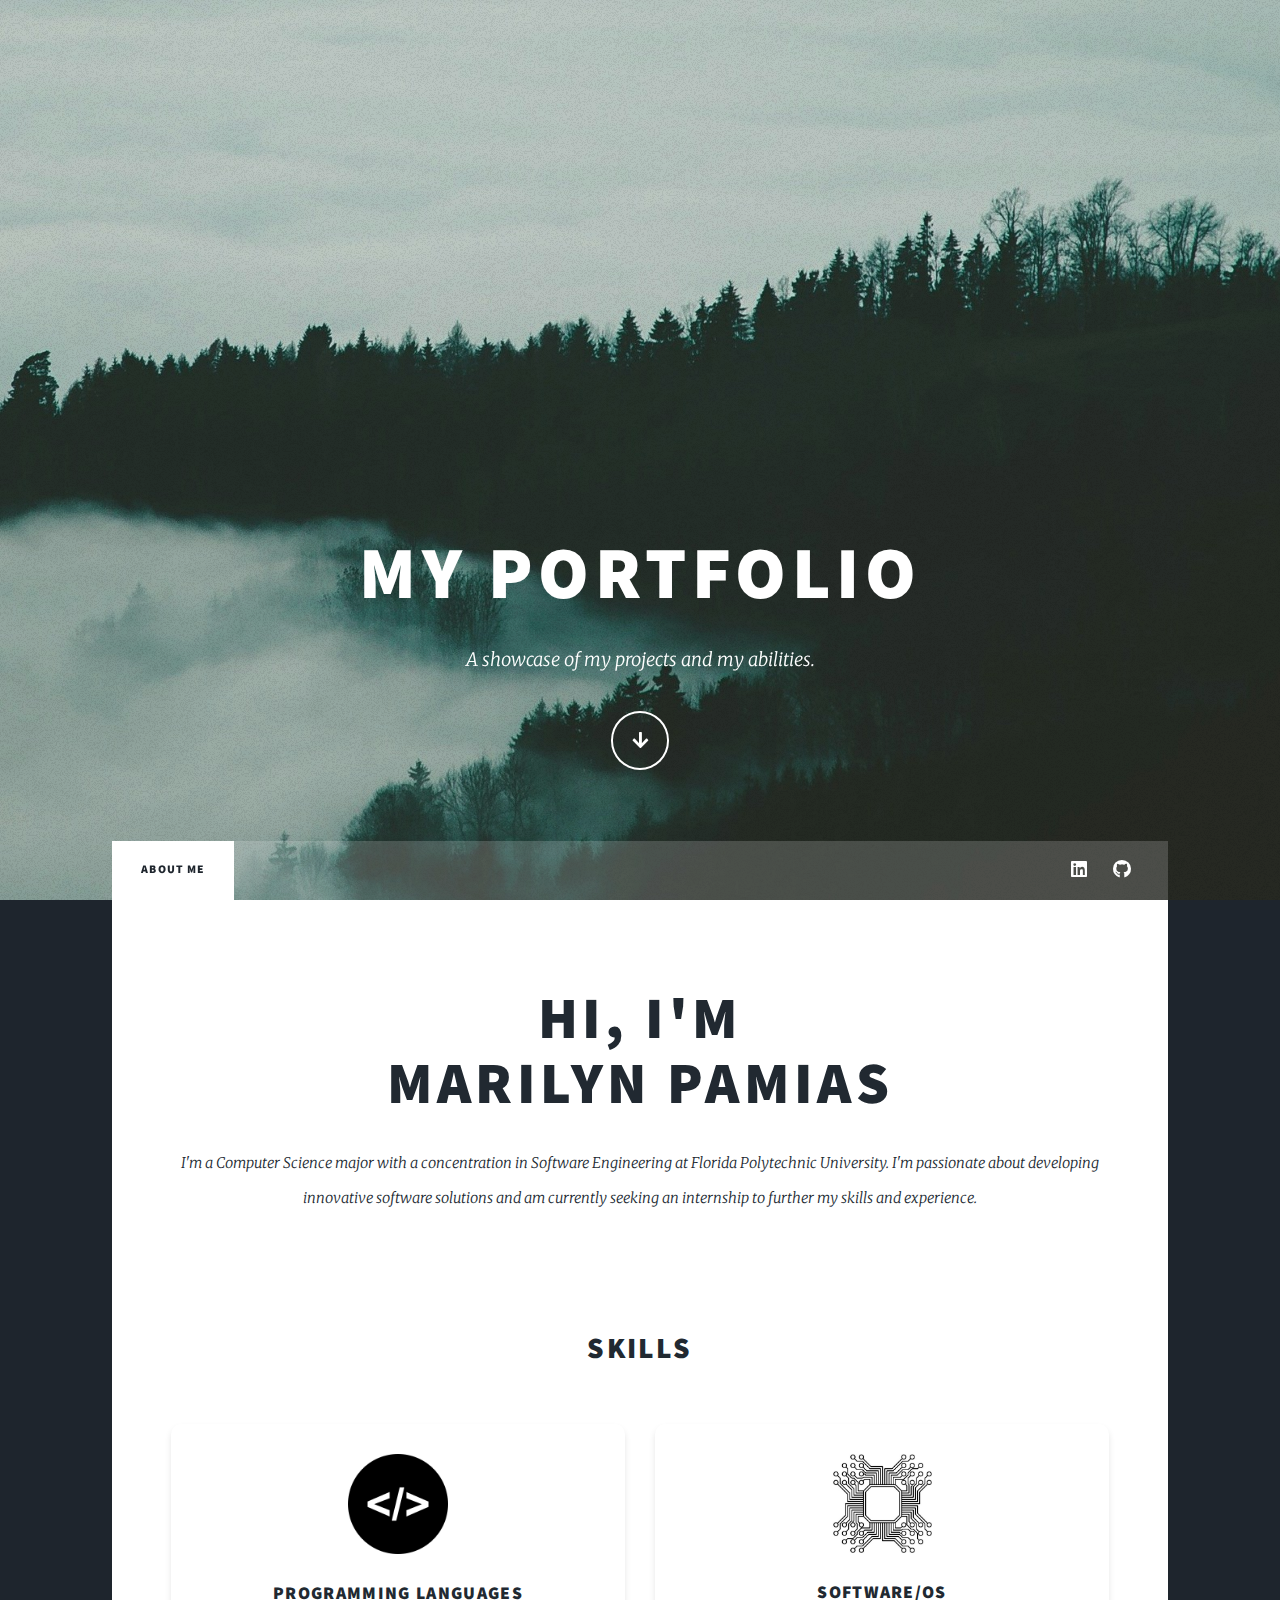
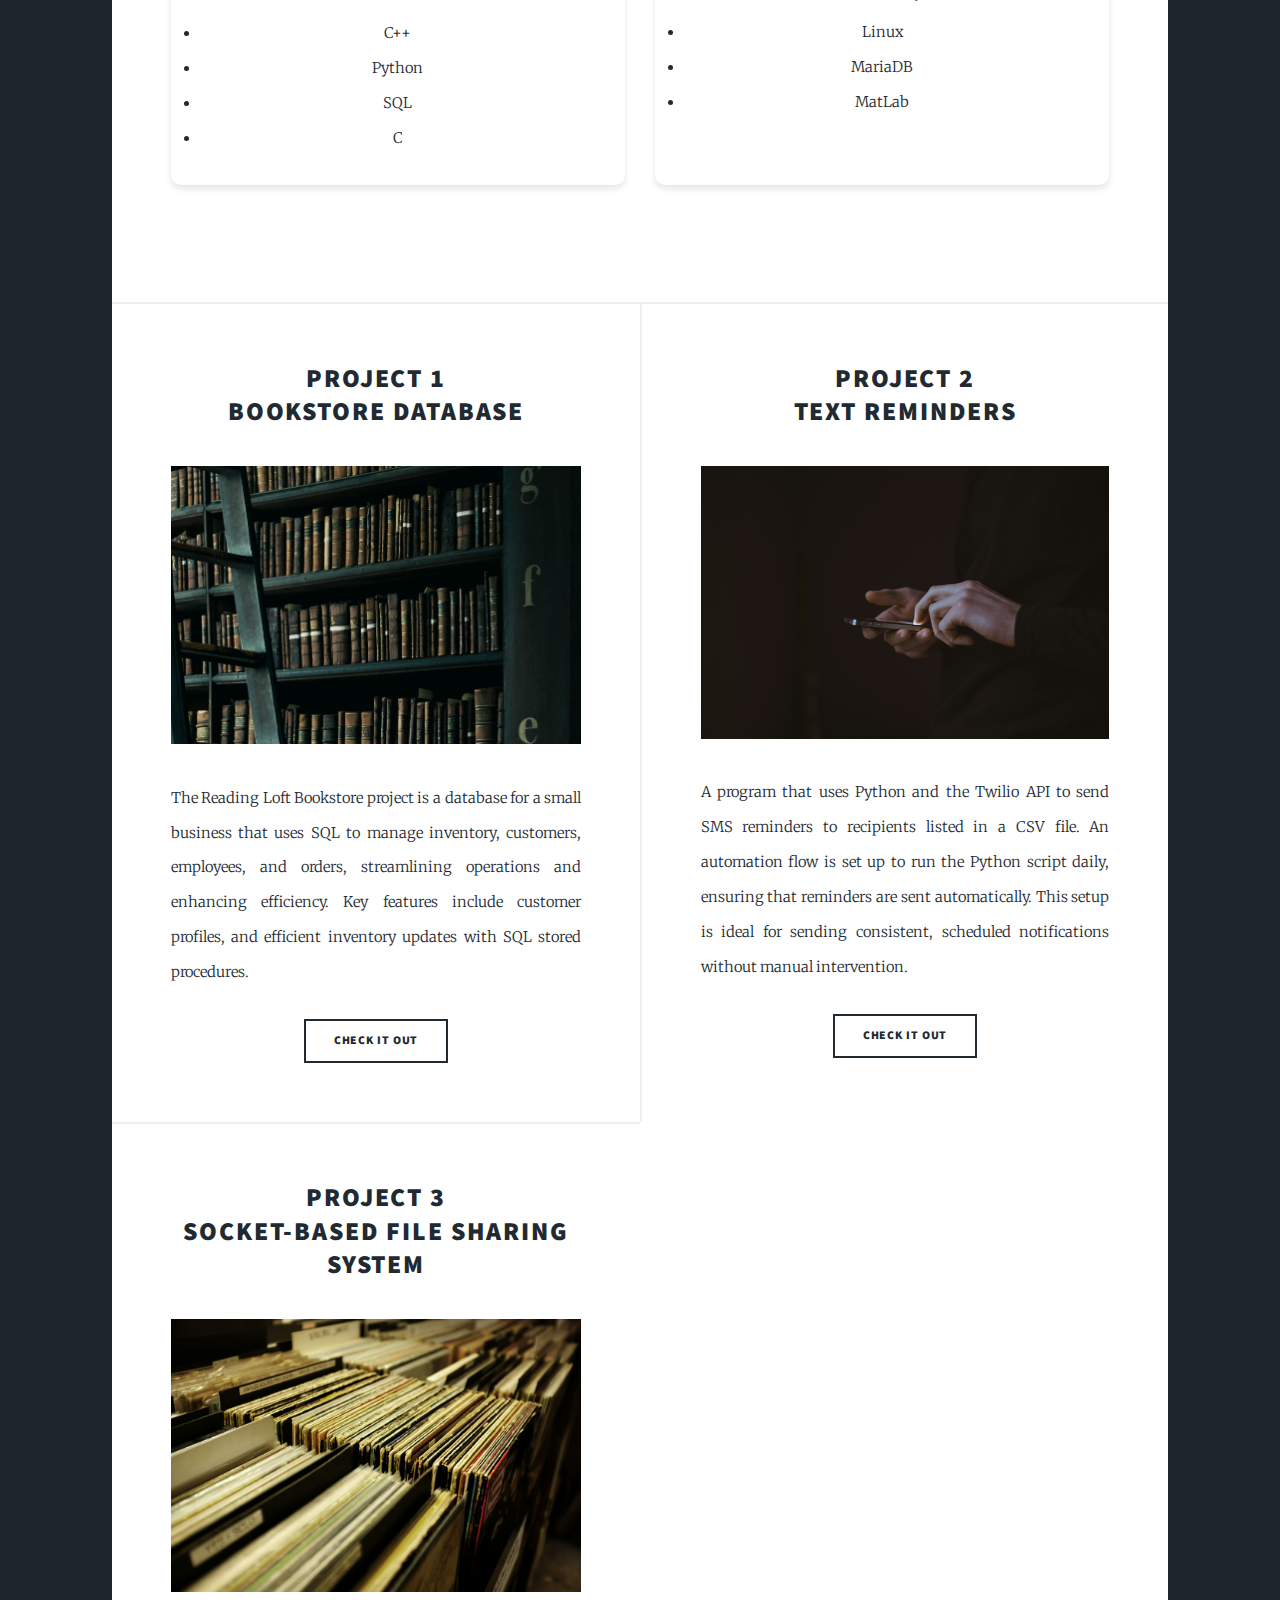
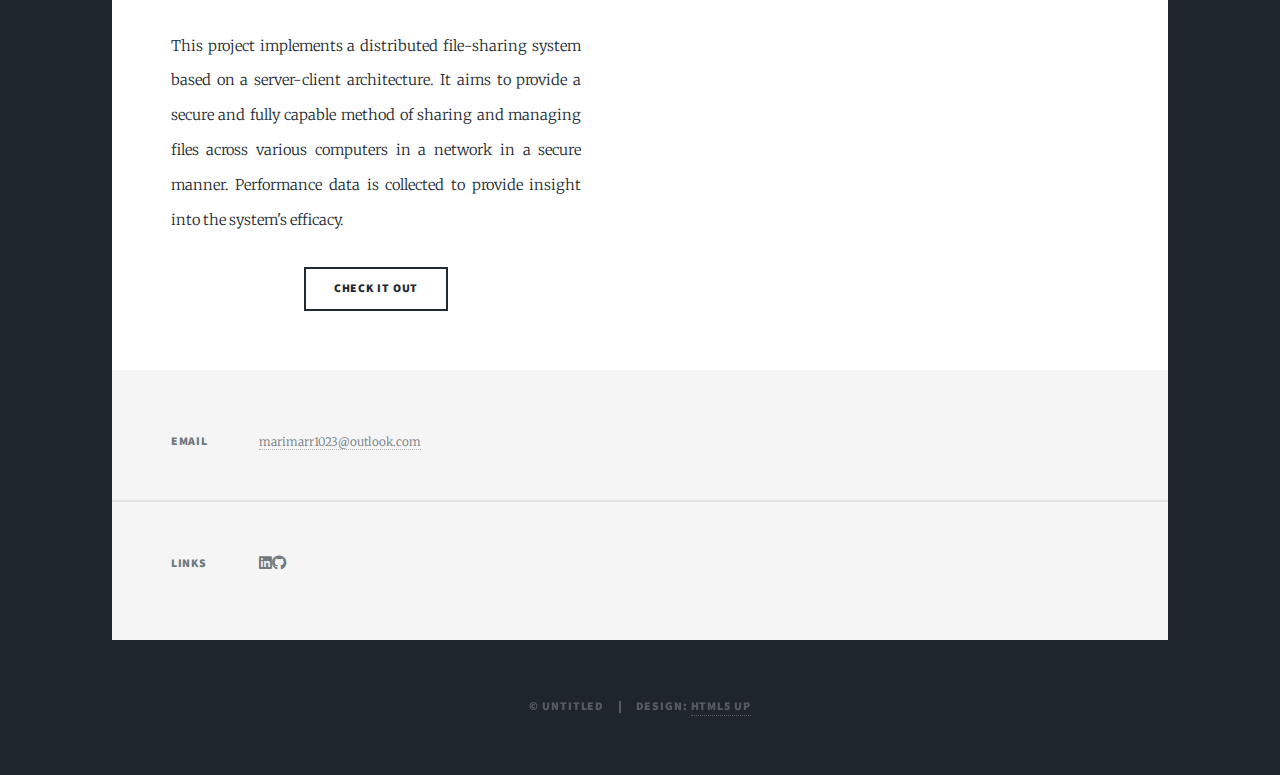
<file: index.html>
<!DOCTYPE HTML>
<html>
	<head>
		<title>Marilyn Pamias's Profile</title>
		<meta charset="utf-8" />
		<meta name="viewport" content="width=device-width, initial-scale=1, user-scalable=no" />
		<link rel="stylesheet" href="assets/css/main.css" />
		<noscript><link rel="stylesheet" href="assets/css/noscript.css" /></noscript>
	</head>
	<body class="is-preload">

		<!-- Wrapper -->
		<div id="wrapper" class="fade-in">

			<!-- Intro -->
			<div id="intro">
				<h1>My Portfolio</h1>
				<p>A showcase of my projects and my abilities.</p>
				<ul class="actions">
					<li><a href="#header" class="button icon solid solo fa-arrow-down scrolly">Continue</a></li>
				</ul>
			</div>

			<!-- Header -->
			<header id="header"></header>

			<!-- Nav -->
			<nav id="nav">
				<ul class="links">
					<li class="active"><a href="index.html">About Me</a></li>
				</ul>
				<ul class="icons">
					<li><a href="https://www.linkedin.com/in/marilyn-pamias-44b276204/" class="icon brands fa-linkedin"><span class="label">Instagram</span></a></li>
					<li><a href="https://github.com/MarilynPam" class="icon brands fa-github"><span class="label">GitHub</span></a></li>
				</ul>
			</nav>

			<!-- Main -->
			<div id="main">

				<!-- Featured Post -->
				<article class="post featured">
					<header class="major">
						<h2><a href="#">Hi, I'm<br />Marilyn Pamias</a></h2>
						<p>I'm a Computer Science major with a concentration in Software Engineering at Florida Polytechnic University. I'm passionate about developing innovative software solutions and am currently seeking an internship to further my skills and experience.</p>
					</header>

					<!-- First Section -->
					<section id="categories" class="main special">
						<header class="major">
							<h2>Skills</h2>
						</header>
						<div class="category-grid">
							<div class="category">
								<img src="images/coding2.jpg" alt="Category 1 Logo" />
								<h3>Programming Languages</h3>
									<li>C++</li>
									<li>Python</li>
									<li>SQL</li>
									<li>C</li>
							</div>
							<div class="category">
								<img src="images/software.jpg" alt="Category 2 Logo" />
								<h3>Software/OS</h3>
									<li>Linux</li>
									<li>MariaDB</li>
									<li>MatLab</li>
							</div>
						</div>
					</section>
				</article>

				<!-- Posts -->
				<section class="posts">
					<article>
						<header>
							<h2><a href="#">Project 1<br />Bookstore Database</a></h2>
						</header>
						<a href="#" class="image fit"><img src="images/bookstore.jpg" alt="" /></a>
						<p>The Reading Loft Bookstore project is a database for a small business that uses SQL to manage inventory, customers, employees, and orders, streamlining operations and enhancing efficiency. Key features include customer profiles, and efficient inventory updates with SQL stored procedures.</p>
						<ul class="actions special">
							<li><a href="https://github.com/MarilynPam/The-Reading-Loft-Bookstore-Database" class="button">Check it out</a></li>
						</ul>
					</article>
					<article>
						<header>
							<h2><a href="#">Project 2<br />Text Reminders</a></h2>
						</header>
						<a href="#" class="image fit"><img src="images/phone.jpg" alt="" /></a>
						<p>A program that uses Python and the Twilio API to send SMS reminders to recipients listed in a CSV file. An automation flow is set up to run the Python script daily, ensuring that reminders are sent automatically. This setup is ideal for sending consistent, scheduled notifications without manual intervention.</p>
						<ul class="actions special">
							<li><a href="https://github.com/MarilynPam/SMS-Reminder-Notification-Tool/tree/main" class="button">Check it out</a></li>
						</ul>
					</article>
					<article>
						<header>
							<h2><a href="#">Project 3<br />Socket-Based File Sharing System</a></h2>
						</header>
						<a href="#" class="image fit"><img src="images/file1.jpg" alt="" /></a>
						<p>This project implements a distributed file-sharing system based on a server-client architecture. It aims to provide a secure and fully capable method of sharing and managing files across various computers in a network in a secure manner. Performance data is collected to provide insight into the system's efficacy.</p>
						<ul class="actions special">
							<li><a href="https://github.com/MarilynPam/Socket-Based-File-Sharing" class="button">Check it out</a></li>
						</ul>
					</article>
				</section>

				<!-- Footer -->
			</div>

			<!-- Footer -->
			<footer id="footer">
				<section class="split contact">
					<section>
						<h3>Email</h3>
						<p><a href="#">marimarr1023@outlook.com</a></p>
					</section>
					<section>
						<h3>Links</h3>
						<a href="https://www.linkedin.com/in/marilyn-pamias-44b276204/" class="icon brands alt fa-linkedin"><span class="label">linkedin</span></a>
						<a href="https://github.com/MarilynPam" class="icon brands alt fa-github"><span class="label">GitHub</span></a>
					</section>
				</section>
			</footer>

			<!-- Copyright -->
			<div id="copyright">
				<ul><li>&copy; Untitled</li><li>Design: <a href="https://html5up.net">HTML5 UP</a></li></ul>
			</div>

		</div>

		<!-- Scripts -->
		<script src="assets/js/jquery.min.js"></script>
		<script src="assets/js/jquery.scrollex.min.js"></script>
		<script src="assets/js/jquery.scrolly.min.js"></script>
		<script src="assets/js/browser.min.js"></script>
		<script src="assets/js/breakpoints.min.js"></script>
		<script src="assets/js/util.js"></script>
		<script src="assets/js/main.js"></script>

	</body>
</html>
</file>
<file: assets/css/main.css>
@import url(fontawesome-all.min.css);
@import url("https://fonts.googleapis.com/css?family=Merriweather:300,700,300italic,700italic|Source+Sans+Pro:900");

/*
	Massively by HTML5 UP
	html5up.net | @ajlkn
	Free for personal and commercial use under the CCA 3.0 license (html5up.net/license)
*/

html, body, div, span, applet, object,
iframe, h1, h2, h3, h4, h5, h6, p, blockquote,
pre, a, abbr, acronym, address, big, cite,
code, del, dfn, em, img, ins, kbd, q, s, samp,
small, strike, strong, sub, sup, tt, var, b,
u, i, center, dl, dt, dd, ol, ul, li, fieldset,
form, label, legend, table, caption, tbody,
tfoot, thead, tr, th, td, article, aside,
canvas, details, embed, figure, figcaption,
footer, header, hgroup, menu, nav, output, ruby,
section, summary, time, mark, audio, video {
	margin: 0;
	padding: 0;
	border: 0;
	font-size: 100%;
	font: inherit;
	vertical-align: baseline;}

article, aside, details, figcaption, figure,
footer, header, hgroup, menu, nav, section {
	display: block;}

body {
	line-height: 1;
}

ol, ul {
	list-style: none;
}

blockquote, q {
	quotes: none;
}

	blockquote:before, blockquote:after, q:before, q:after {
		content: '';
		content: none;
	}

table {
	border-collapse: collapse;
	border-spacing: 0;
}

body {
	-webkit-text-size-adjust: none;
}

mark {
	background-color: transparent;
	color: inherit;
}

input::-moz-focus-inner {
	border: 0;
	padding: 0;
}

input, select, textarea {
	-moz-appearance: none;
	-webkit-appearance: none;
	-ms-appearance: none;
	appearance: none;
}

/* Basic */

	@-ms-viewport {
		width: device-width;
	}

	body {
		-ms-overflow-style: scrollbar;
	}

	@media screen and (max-width: 480px) {

		html, body {
			min-width: 320px;
		}

	}

	html {
		box-sizing: border-box;
	}

	*, *:before, *:after {
		box-sizing: inherit;
	}

	body {
		background-color: #1e252d;
	}

		body.is-preload *, body.is-preload *:before, body.is-preload *:after {
			-moz-animation: none !important;
			-webkit-animation: none !important;
			-ms-animation: none !important;
			animation: none !important;
			-moz-transition: none !important;
			-webkit-transition: none !important;
			-ms-transition: none !important;
			transition: none !important;
		}

/* Type */

	html {
		font-size: 16pt;
	}

		@media screen and (max-width: 1680px) {

			html {
				font-size: 12pt;
			}

		}

		@media screen and (max-width: 1280px) {

			html {
				font-size: 11pt;
			}

		}

		@media screen and (max-width: 360px) {

			html {
				font-size: 10pt;
			}

		}

	body {
		color: #212931;
	}

	body, input, select, textarea {
		font-family: "Merriweather", Georgia, serif;
		font-weight: 300;
		font-size: 1rem;
		line-height: 2.375;
	}

	a {
		-moz-transition: color 0.2s ease-in-out, background-color 0.2s ease-in-out, border-color 0.2s ease-in-out, box-shadow 0.2s ease-in-out;
		-webkit-transition: color 0.2s ease-in-out, background-color 0.2s ease-in-out, border-color 0.2s ease-in-out, box-shadow 0.2s ease-in-out;
		-ms-transition: color 0.2s ease-in-out, background-color 0.2s ease-in-out, border-color 0.2s ease-in-out, box-shadow 0.2s ease-in-out;
		transition: color 0.2s ease-in-out, background-color 0.2s ease-in-out, border-color 0.2s ease-in-out, box-shadow 0.2s ease-in-out;
		border-bottom: dotted 1px;
		text-decoration: none;
	}

		a:hover {
			border-bottom-color: transparent;
		}

	strong, b {
		font-weight: 600;
	}

	em, i {
		font-style: italic;
	}

	p {
		text-align: justify;
		margin: 0 0 2rem 0;
	}

	h1, h2, h3, h4, h5, h6 {
		font-family: "Source Sans Pro", Helvetica, sans-serif;
		font-weight: 900;
		line-height: 1.5;
		letter-spacing: 0.075em;
		text-transform: uppercase;
		margin: 0 0 1rem 0;
	}

		h1 a, h2 a, h3 a, h4 a, h5 a, h6 a {
			border-bottom: 0;
			color: inherit;
			text-decoration: none;
		}

	h1 {
		font-size: 4rem;
		line-height: 1.1;
		margin: 0 0 2rem 0;
	}

	h2 {
		font-size: 1.75rem;
		line-height: 1.3;
		margin: 0 0 1.5rem 0;
	}

	h3 {
		font-size: 1.25rem;
		margin: 0 0 1.5rem 0;
	}

	h4 {
		font-size: 1rem;
	}

	h5 {
		font-size: 0.9rem;
	}

	h6 {
		font-size: 0.8rem;
	}

	sub {
		font-size: 0.8rem;
		position: relative;
		top: 0.5rem;
	}

	sup {
		font-size: 0.8rem;
		position: relative;
		top: -0.5rem;
	}

	blockquote {
		border-left: solid 4px;
		font-style: italic;
		margin: 0 0 2rem 0;
		padding: 0.5rem 0 0.5rem 2rem;
	}

	code {
		border: solid 2px;
		font-family: "Courier New", monospace;
		font-size: 0.9rem;
		margin: 0 0.25rem;
		padding: 0.25rem 0.65rem;
	}

	pre {
		-webkit-overflow-scrolling: touch;
		font-family: "Courier New", monospace;
		font-size: 0.9rem;
		margin: 0 0 2rem 0;
	}

		pre code {
			display: block;
			line-height: 1.75;
			padding: 1rem 1.5rem;
			overflow-x: auto;
		}

	hr {
		border: 0;
		border-bottom: solid 2px;
		margin: 3rem 0;
	}

		hr.major {
			margin: 5rem 0;
		}

	.align-left {
		text-align: left;
	}

	.align-center {
		text-align: center;
	}

	.align-right {
		text-align: right;
	}

	input, select, textarea {
		color: #212931;
	}

	a {
		color: #212931;
		border-bottom-color: rgba(33, 41, 49, 0.5);
	}

		a:hover {
			border-bottom-color: transparent;
			color: #18bfef !important;
		}

	strong, b {
		color: #212931;
	}

	h1, h2, h3, h4, h5, h6 {
		color: #212931;
	}

	blockquote {
		border-left-color: #eeeeee;
	}

	code {
		background: rgba(220, 220, 220, 0.25);
		border-color: #eeeeee;
	}

	hr {
		border-bottom-color: #eeeeee;
	}

/* Row */

	.row {
		display: flex;
		flex-wrap: wrap;
		box-sizing: border-box;
		align-items: stretch;
	}

		.row > * {
			box-sizing: border-box;
		}

		.row.gtr-uniform > * > :last-child {
			margin-bottom: 0;
		}

		.row.aln-left {
			justify-content: flex-start;
		}

		.row.aln-center {
			justify-content: center;
		}

		.row.aln-right {
			justify-content: flex-end;
		}

		.row.aln-top {
			align-items: flex-start;
		}

		.row.aln-middle {
			align-items: center;
		}

		.row.aln-bottom {
			align-items: flex-end;
		}

		.row > .imp {
			order: -1;
		}

		.row > .col-1 {
			width: 8.33333%;
		}

		.row > .off-1 {
			margin-left: 8.33333%;
		}

		.row > .col-2 {
			width: 16.66667%;
		}

		.row > .off-2 {
			margin-left: 16.66667%;
		}

		.row > .col-3 {
			width: 25%;
		}

		.row > .off-3 {
			margin-left: 25%;
		}

		.row > .col-4 {
			width: 33.33333%;
		}

		.row > .off-4 {
			margin-left: 33.33333%;
		}

		.row > .col-5 {
			width: 41.66667%;
		}

		.row > .off-5 {
			margin-left: 41.66667%;
		}

		.row > .col-6 {
			width: 50%;
		}

		.row > .off-6 {
			margin-left: 50%;
		}

		.row > .col-7 {
			width: 58.33333%;
		}

		.row > .off-7 {
			margin-left: 58.33333%;
		}

		.row > .col-8 {
			width: 66.66667%;
		}

		.row > .off-8 {
			margin-left: 66.66667%;
		}

		.row > .col-9 {
			width: 75%;
		}

		.row > .off-9 {
			margin-left: 75%;
		}

		.row > .col-10 {
			width: 83.33333%;
		}

		.row > .off-10 {
			margin-left: 83.33333%;
		}

		.row > .col-11 {
			width: 91.66667%;
		}

		.row > .off-11 {
			margin-left: 91.66667%;
		}

		.row > .col-12 {
			width: 100%;
		}

		.row > .off-12 {
			margin-left: 100%;
		}

		.row.gtr-0 {
			margin-top: 0;
			margin-left: 0rem;
		}

			.row.gtr-0 > * {
				padding: 0 0 0 0rem;
			}

			.row.gtr-0.gtr-uniform {
				margin-top: 0rem;
			}

				.row.gtr-0.gtr-uniform > * {
					padding-top: 0rem;
				}

		.row.gtr-25 {
			margin-top: 0;
			margin-left: -0.375rem;
		}

			.row.gtr-25 > * {
				padding: 0 0 0 0.375rem;
			}

			.row.gtr-25.gtr-uniform {
				margin-top: -0.375rem;
			}

				.row.gtr-25.gtr-uniform > * {
					padding-top: 0.375rem;
				}

		.row.gtr-50 {
			margin-top: 0;
			margin-left: -0.75rem;
		}

			.row.gtr-50 > * {
				padding: 0 0 0 0.75rem;
			}

			.row.gtr-50.gtr-uniform {
				margin-top: -0.75rem;
			}

				.row.gtr-50.gtr-uniform > * {
					padding-top: 0.75rem;
				}

		.row {
			margin-top: 0;
			margin-left: -1.5rem;
		}

			.row > * {
				padding: 0 0 0 1.5rem;
			}

			.row.gtr-uniform {
				margin-top: -1.5rem;
			}

				.row.gtr-uniform > * {
					padding-top: 1.5rem;
				}

		.row.gtr-150 {
			margin-top: 0;
			margin-left: -2.25rem;
		}

			.row.gtr-150 > * {
				padding: 0 0 0 2.25rem;
			}

			.row.gtr-150.gtr-uniform {
				margin-top: -2.25rem;
			}

				.row.gtr-150.gtr-uniform > * {
					padding-top: 2.25rem;
				}

		.row.gtr-200 {
			margin-top: 0;
			margin-left: -3rem;
		}

			.row.gtr-200 > * {
				padding: 0 0 0 3rem;
			}

			.row.gtr-200.gtr-uniform {
				margin-top: -3rem;
			}

				.row.gtr-200.gtr-uniform > * {
					padding-top: 3rem;
				}

		@media screen and (max-width: 1680px) {

			.row {
				display: flex;
				flex-wrap: wrap;
				box-sizing: border-box;
				align-items: stretch;
			}

				.row > * {
					box-sizing: border-box;
				}

				.row.gtr-uniform > * > :last-child {
					margin-bottom: 0;
				}

				.row.aln-left {
					justify-content: flex-start;
				}

				.row.aln-center {
					justify-content: center;
				}

				.row.aln-right {
					justify-content: flex-end;
				}

				.row.aln-top {
					align-items: flex-start;
				}

				.row.aln-middle {
					align-items: center;
				}

				.row.aln-bottom {
					align-items: flex-end;
				}

				.row > .imp-xlarge {
					order: -1;
				}

				.row > .col-1-xlarge {
					width: 8.33333%;
				}

				.row > .off-1-xlarge {
					margin-left: 8.33333%;
				}

				.row > .col-2-xlarge {
					width: 16.66667%;
				}

				.row > .off-2-xlarge {
					margin-left: 16.66667%;
				}

				.row > .col-3-xlarge {
					width: 25%;
				}

				.row > .off-3-xlarge {
					margin-left: 25%;
				}

				.row > .col-4-xlarge {
					width: 33.33333%;
				}

				.row > .off-4-xlarge {
					margin-left: 33.33333%;
				}

				.row > .col-5-xlarge {
					width: 41.66667%;
				}

				.row > .off-5-xlarge {
					margin-left: 41.66667%;
				}

				.row > .col-6-xlarge {
					width: 50%;
				}

				.row > .off-6-xlarge {
					margin-left: 50%;
				}

				.row > .col-7-xlarge {
					width: 58.33333%;
				}

				.row > .off-7-xlarge {
					margin-left: 58.33333%;
				}

				.row > .col-8-xlarge {
					width: 66.66667%;
				}

				.row > .off-8-xlarge {
					margin-left: 66.66667%;
				}

				.row > .col-9-xlarge {
					width: 75%;
				}

				.row > .off-9-xlarge {
					margin-left: 75%;
				}

				.row > .col-10-xlarge {
					width: 83.33333%;
				}

				.row > .off-10-xlarge {
					margin-left: 83.33333%;
				}

				.row > .col-11-xlarge {
					width: 91.66667%;
				}

				.row > .off-11-xlarge {
					margin-left: 91.66667%;
				}

				.row > .col-12-xlarge {
					width: 100%;
				}

				.row > .off-12-xlarge {
					margin-left: 100%;
				}

				.row.gtr-0 {
					margin-top: 0;
					margin-left: 0rem;
				}

					.row.gtr-0 > * {
						padding: 0 0 0 0rem;
					}

					.row.gtr-0.gtr-uniform {
						margin-top: 0rem;
					}

						.row.gtr-0.gtr-uniform > * {
							padding-top: 0rem;
						}

				.row.gtr-25 {
					margin-top: 0;
					margin-left: -0.375rem;
				}

					.row.gtr-25 > * {
						padding: 0 0 0 0.375rem;
					}

					.row.gtr-25.gtr-uniform {
						margin-top: -0.375rem;
					}

						.row.gtr-25.gtr-uniform > * {
							padding-top: 0.375rem;
						}

				.row.gtr-50 {
					margin-top: 0;
					margin-left: -0.75rem;
				}

					.row.gtr-50 > * {
						padding: 0 0 0 0.75rem;
					}

					.row.gtr-50.gtr-uniform {
						margin-top: -0.75rem;
					}

						.row.gtr-50.gtr-uniform > * {
							padding-top: 0.75rem;
						}

				.row {
					margin-top: 0;
					margin-left: -1.5rem;
				}

					.row > * {
						padding: 0 0 0 1.5rem;
					}

					.row.gtr-uniform {
						margin-top: -1.5rem;
					}

						.row.gtr-uniform > * {
							padding-top: 1.5rem;
						}

				.row.gtr-150 {
					margin-top: 0;
					margin-left: -2.25rem;
				}

					.row.gtr-150 > * {
						padding: 0 0 0 2.25rem;
					}

					.row.gtr-150.gtr-uniform {
						margin-top: -2.25rem;
					}

						.row.gtr-150.gtr-uniform > * {
							padding-top: 2.25rem;
						}

				.row.gtr-200 {
					margin-top: 0;
					margin-left: -3rem;
				}

					.row.gtr-200 > * {
						padding: 0 0 0 3rem;
					}

					.row.gtr-200.gtr-uniform {
						margin-top: -3rem;
					}

						.row.gtr-200.gtr-uniform > * {
							padding-top: 3rem;
						}

		}

		@media screen and (max-width: 1280px) {

			.row {
				display: flex;
				flex-wrap: wrap;
				box-sizing: border-box;
				align-items: stretch;
			}

				.row > * {
					box-sizing: border-box;
				}

				.row.gtr-uniform > * > :last-child {
					margin-bottom: 0;
				}

				.row.aln-left {
					justify-content: flex-start;
				}

				.row.aln-center {
					justify-content: center;
				}

				.row.aln-right {
					justify-content: flex-end;
				}

				.row.aln-top {
					align-items: flex-start;
				}

				.row.aln-middle {
					align-items: center;
				}

				.row.aln-bottom {
					align-items: flex-end;
				}

				.row > .imp-large {
					order: -1;
				}

				.row > .col-1-large {
					width: 8.33333%;
				}

				.row > .off-1-large {
					margin-left: 8.33333%;
				}

				.row > .col-2-large {
					width: 16.66667%;
				}

				.row > .off-2-large {
					margin-left: 16.66667%;
				}

				.row > .col-3-large {
					width: 25%;
				}

				.row > .off-3-large {
					margin-left: 25%;
				}

				.row > .col-4-large {
					width: 33.33333%;
				}

				.row > .off-4-large {
					margin-left: 33.33333%;
				}

				.row > .col-5-large {
					width: 41.66667%;
				}

				.row > .off-5-large {
					margin-left: 41.66667%;
				}

				.row > .col-6-large {
					width: 50%;
				}

				.row > .off-6-large {
					margin-left: 50%;
				}

				.row > .col-7-large {
					width: 58.33333%;
				}

				.row > .off-7-large {
					margin-left: 58.33333%;
				}

				.row > .col-8-large {
					width: 66.66667%;
				}

				.row > .off-8-large {
					margin-left: 66.66667%;
				}

				.row > .col-9-large {
					width: 75%;
				}

				.row > .off-9-large {
					margin-left: 75%;
				}

				.row > .col-10-large {
					width: 83.33333%;
				}

				.row > .off-10-large {
					margin-left: 83.33333%;
				}

				.row > .col-11-large {
					width: 91.66667%;
				}

				.row > .off-11-large {
					margin-left: 91.66667%;
				}

				.row > .col-12-large {
					width: 100%;
				}

				.row > .off-12-large {
					margin-left: 100%;
				}

				.row.gtr-0 {
					margin-top: 0;
					margin-left: 0rem;
				}

					.row.gtr-0 > * {
						padding: 0 0 0 0rem;
					}

					.row.gtr-0.gtr-uniform {
						margin-top: 0rem;
					}

						.row.gtr-0.gtr-uniform > * {
							padding-top: 0rem;
						}

				.row.gtr-25 {
					margin-top: 0;
					margin-left: -0.375rem;
				}

					.row.gtr-25 > * {
						padding: 0 0 0 0.375rem;
					}

					.row.gtr-25.gtr-uniform {
						margin-top: -0.375rem;
					}

						.row.gtr-25.gtr-uniform > * {
							padding-top: 0.375rem;
						}

				.row.gtr-50 {
					margin-top: 0;
					margin-left: -0.75rem;
				}

					.row.gtr-50 > * {
						padding: 0 0 0 0.75rem;
					}

					.row.gtr-50.gtr-uniform {
						margin-top: -0.75rem;
					}

						.row.gtr-50.gtr-uniform > * {
							padding-top: 0.75rem;
						}

				.row {
					margin-top: 0;
					margin-left: -1.5rem;
				}

					.row > * {
						padding: 0 0 0 1.5rem;
					}

					.row.gtr-uniform {
						margin-top: -1.5rem;
					}

						.row.gtr-uniform > * {
							padding-top: 1.5rem;
						}

				.row.gtr-150 {
					margin-top: 0;
					margin-left: -2.25rem;
				}

					.row.gtr-150 > * {
						padding: 0 0 0 2.25rem;
					}

					.row.gtr-150.gtr-uniform {
						margin-top: -2.25rem;
					}

						.row.gtr-150.gtr-uniform > * {
							padding-top: 2.25rem;
						}

				.row.gtr-200 {
					margin-top: 0;
					margin-left: -3rem;
				}

					.row.gtr-200 > * {
						padding: 0 0 0 3rem;
					}

					.row.gtr-200.gtr-uniform {
						margin-top: -3rem;
					}

						.row.gtr-200.gtr-uniform > * {
							padding-top: 3rem;
						}

		}

		@media screen and (max-width: 980px) {

			.row {
				display: flex;
				flex-wrap: wrap;
				box-sizing: border-box;
				align-items: stretch;
			}

				.row > * {
					box-sizing: border-box;
				}

				.row.gtr-uniform > * > :last-child {
					margin-bottom: 0;
				}

				.row.aln-left {
					justify-content: flex-start;
				}

				.row.aln-center {
					justify-content: center;
				}

				.row.aln-right {
					justify-content: flex-end;
				}

				.row.aln-top {
					align-items: flex-start;
				}

				.row.aln-middle {
					align-items: center;
				}

				.row.aln-bottom {
					align-items: flex-end;
				}

				.row > .imp-medium {
					order: -1;
				}

				.row > .col-1-medium {
					width: 8.33333%;
				}

				.row > .off-1-medium {
					margin-left: 8.33333%;
				}

				.row > .col-2-medium {
					width: 16.66667%;
				}

				.row > .off-2-medium {
					margin-left: 16.66667%;
				}

				.row > .col-3-medium {
					width: 25%;
				}

				.row > .off-3-medium {
					margin-left: 25%;
				}

				.row > .col-4-medium {
					width: 33.33333%;
				}

				.row > .off-4-medium {
					margin-left: 33.33333%;
				}

				.row > .col-5-medium {
					width: 41.66667%;
				}

				.row > .off-5-medium {
					margin-left: 41.66667%;
				}

				.row > .col-6-medium {
					width: 50%;
				}

				.row > .off-6-medium {
					margin-left: 50%;
				}

				.row > .col-7-medium {
					width: 58.33333%;
				}

				.row > .off-7-medium {
					margin-left: 58.33333%;
				}

				.row > .col-8-medium {
					width: 66.66667%;
				}

				.row > .off-8-medium {
					margin-left: 66.66667%;
				}

				.row > .col-9-medium {
					width: 75%;
				}

				.row > .off-9-medium {
					margin-left: 75%;
				}

				.row > .col-10-medium {
					width: 83.33333%;
				}

				.row > .off-10-medium {
					margin-left: 83.33333%;
				}

				.row > .col-11-medium {
					width: 91.66667%;
				}

				.row > .off-11-medium {
					margin-left: 91.66667%;
				}

				.row > .col-12-medium {
					width: 100%;
				}

				.row > .off-12-medium {
					margin-left: 100%;
				}

				.row.gtr-0 {
					margin-top: 0;
					margin-left: 0rem;
				}

					.row.gtr-0 > * {
						padding: 0 0 0 0rem;
					}

					.row.gtr-0.gtr-uniform {
						margin-top: 0rem;
					}

						.row.gtr-0.gtr-uniform > * {
							padding-top: 0rem;
						}

				.row.gtr-25 {
					margin-top: 0;
					margin-left: -0.375rem;
				}

					.row.gtr-25 > * {
						padding: 0 0 0 0.375rem;
					}

					.row.gtr-25.gtr-uniform {
						margin-top: -0.375rem;
					}

						.row.gtr-25.gtr-uniform > * {
							padding-top: 0.375rem;
						}

				.row.gtr-50 {
					margin-top: 0;
					margin-left: -0.75rem;
				}

					.row.gtr-50 > * {
						padding: 0 0 0 0.75rem;
					}

					.row.gtr-50.gtr-uniform {
						margin-top: -0.75rem;
					}

						.row.gtr-50.gtr-uniform > * {
							padding-top: 0.75rem;
						}

				.row {
					margin-top: 0;
					margin-left: -1.5rem;
				}

					.row > * {
						padding: 0 0 0 1.5rem;
					}

					.row.gtr-uniform {
						margin-top: -1.5rem;
					}

						.row.gtr-uniform > * {
							padding-top: 1.5rem;
						}

				.row.gtr-150 {
					margin-top: 0;
					margin-left: -2.25rem;
				}

					.row.gtr-150 > * {
						padding: 0 0 0 2.25rem;
					}

					.row.gtr-150.gtr-uniform {
						margin-top: -2.25rem;
					}

						.row.gtr-150.gtr-uniform > * {
							padding-top: 2.25rem;
						}

				.row.gtr-200 {
					margin-top: 0;
					margin-left: -3rem;
				}

					.row.gtr-200 > * {
						padding: 0 0 0 3rem;
					}

					.row.gtr-200.gtr-uniform {
						margin-top: -3rem;
					}

						.row.gtr-200.gtr-uniform > * {
							padding-top: 3rem;
						}

		}

		@media screen and (max-width: 736px) {

			.row {
				display: flex;
				flex-wrap: wrap;
				box-sizing: border-box;
				align-items: stretch;
			}

				.row > * {
					box-sizing: border-box;
				}

				.row.gtr-uniform > * > :last-child {
					margin-bottom: 0;
				}

				.row.aln-left {
					justify-content: flex-start;
				}

				.row.aln-center {
					justify-content: center;
				}

				.row.aln-right {
					justify-content: flex-end;
				}

				.row.aln-top {
					align-items: flex-start;
				}

				.row.aln-middle {
					align-items: center;
				}

				.row.aln-bottom {
					align-items: flex-end;
				}

				.row > .imp-small {
					order: -1;
				}

				.row > .col-1-small {
					width: 8.33333%;
				}

				.row > .off-1-small {
					margin-left: 8.33333%;
				}

				.row > .col-2-small {
					width: 16.66667%;
				}

				.row > .off-2-small {
					margin-left: 16.66667%;
				}

				.row > .col-3-small {
					width: 25%;
				}

				.row > .off-3-small {
					margin-left: 25%;
				}

				.row > .col-4-small {
					width: 33.33333%;
				}

				.row > .off-4-small {
					margin-left: 33.33333%;
				}

				.row > .col-5-small {
					width: 41.66667%;
				}

				.row > .off-5-small {
					margin-left: 41.66667%;
				}

				.row > .col-6-small {
					width: 50%;
				}

				.row > .off-6-small {
					margin-left: 50%;
				}

				.row > .col-7-small {
					width: 58.33333%;
				}

				.row > .off-7-small {
					margin-left: 58.33333%;
				}

				.row > .col-8-small {
					width: 66.66667%;
				}

				.row > .off-8-small {
					margin-left: 66.66667%;
				}

				.row > .col-9-small {
					width: 75%;
				}

				.row > .off-9-small {
					margin-left: 75%;
				}

				.row > .col-10-small {
					width: 83.33333%;
				}

				.row > .off-10-small {
					margin-left: 83.33333%;
				}

				.row > .col-11-small {
					width: 91.66667%;
				}

				.row > .off-11-small {
					margin-left: 91.66667%;
				}

				.row > .col-12-small {
					width: 100%;
				}

				.row > .off-12-small {
					margin-left: 100%;
				}

				.row.gtr-0 {
					margin-top: 0;
					margin-left: 0rem;
				}

					.row.gtr-0 > * {
						padding: 0 0 0 0rem;
					}

					.row.gtr-0.gtr-uniform {
						margin-top: 0rem;
					}

						.row.gtr-0.gtr-uniform > * {
							padding-top: 0rem;
						}

				.row.gtr-25 {
					margin-top: 0;
					margin-left: -0.375rem;
				}

					.row.gtr-25 > * {
						padding: 0 0 0 0.375rem;
					}

					.row.gtr-25.gtr-uniform {
						margin-top: -0.375rem;
					}

						.row.gtr-25.gtr-uniform > * {
							padding-top: 0.375rem;
						}

				.row.gtr-50 {
					margin-top: 0;
					margin-left: -0.75rem;
				}

					.row.gtr-50 > * {
						padding: 0 0 0 0.75rem;
					}

					.row.gtr-50.gtr-uniform {
						margin-top: -0.75rem;
					}

						.row.gtr-50.gtr-uniform > * {
							padding-top: 0.75rem;
						}

				.row {
					margin-top: 0;
					margin-left: -1.5rem;
				}

					.row > * {
						padding: 0 0 0 1.5rem;
					}

					.row.gtr-uniform {
						margin-top: -1.5rem;
					}

						.row.gtr-uniform > * {
							padding-top: 1.5rem;
						}

				.row.gtr-150 {
					margin-top: 0;
					margin-left: -2.25rem;
				}

					.row.gtr-150 > * {
						padding: 0 0 0 2.25rem;
					}

					.row.gtr-150.gtr-uniform {
						margin-top: -2.25rem;
					}

						.row.gtr-150.gtr-uniform > * {
							padding-top: 2.25rem;
						}

				.row.gtr-200 {
					margin-top: 0;
					margin-left: -3rem;
				}

					.row.gtr-200 > * {
						padding: 0 0 0 3rem;
					}

					.row.gtr-200.gtr-uniform {
						margin-top: -3rem;
					}

						.row.gtr-200.gtr-uniform > * {
							padding-top: 3rem;
						}

		}

		@media screen and (max-width: 480px) {

			.row {
				display: flex;
				flex-wrap: wrap;
				box-sizing: border-box;
				align-items: stretch;
			}

				.row > * {
					box-sizing: border-box;
				}

				.row.gtr-uniform > * > :last-child {
					margin-bottom: 0;
				}

				.row.aln-left {
					justify-content: flex-start;
				}

				.row.aln-center {
					justify-content: center;
				}

				.row.aln-right {
					justify-content: flex-end;
				}

				.row.aln-top {
					align-items: flex-start;
				}

				.row.aln-middle {
					align-items: center;
				}

				.row.aln-bottom {
					align-items: flex-end;
				}

				.row > .imp-xsmall {
					order: -1;
				}

				.row > .col-1-xsmall {
					width: 8.33333%;
				}

				.row > .off-1-xsmall {
					margin-left: 8.33333%;
				}

				.row > .col-2-xsmall {
					width: 16.66667%;
				}

				.row > .off-2-xsmall {
					margin-left: 16.66667%;
				}

				.row > .col-3-xsmall {
					width: 25%;
				}

				.row > .off-3-xsmall {
					margin-left: 25%;
				}

				.row > .col-4-xsmall {
					width: 33.33333%;
				}

				.row > .off-4-xsmall {
					margin-left: 33.33333%;
				}

				.row > .col-5-xsmall {
					width: 41.66667%;
				}

				.row > .off-5-xsmall {
					margin-left: 41.66667%;
				}

				.row > .col-6-xsmall {
					width: 50%;
				}

				.row > .off-6-xsmall {
					margin-left: 50%;
				}

				.row > .col-7-xsmall {
					width: 58.33333%;
				}

				.row > .off-7-xsmall {
					margin-left: 58.33333%;
				}

				.row > .col-8-xsmall {
					width: 66.66667%;
				}

				.row > .off-8-xsmall {
					margin-left: 66.66667%;
				}

				.row > .col-9-xsmall {
					width: 75%;
				}

				.row > .off-9-xsmall {
					margin-left: 75%;
				}

				.row > .col-10-xsmall {
					width: 83.33333%;
				}

				.row > .off-10-xsmall {
					margin-left: 83.33333%;
				}

				.row > .col-11-xsmall {
					width: 91.66667%;
				}

				.row > .off-11-xsmall {
					margin-left: 91.66667%;
				}

				.row > .col-12-xsmall {
					width: 100%;
				}

				.row > .off-12-xsmall {
					margin-left: 100%;
				}

				.row.gtr-0 {
					margin-top: 0;
					margin-left: 0rem;
				}

					.row.gtr-0 > * {
						padding: 0 0 0 0rem;
					}

					.row.gtr-0.gtr-uniform {
						margin-top: 0rem;
					}

						.row.gtr-0.gtr-uniform > * {
							padding-top: 0rem;
						}

				.row.gtr-25 {
					margin-top: 0;
					margin-left: -0.375rem;
				}

					.row.gtr-25 > * {
						padding: 0 0 0 0.375rem;
					}

					.row.gtr-25.gtr-uniform {
						margin-top: -0.375rem;
					}

						.row.gtr-25.gtr-uniform > * {
							padding-top: 0.375rem;
						}

				.row.gtr-50 {
					margin-top: 0;
					margin-left: -0.75rem;
				}

					.row.gtr-50 > * {
						padding: 0 0 0 0.75rem;
					}

					.row.gtr-50.gtr-uniform {
						margin-top: -0.75rem;
					}

						.row.gtr-50.gtr-uniform > * {
							padding-top: 0.75rem;
						}

				.row {
					margin-top: 0;
					margin-left: -1.5rem;
				}

					.row > * {
						padding: 0 0 0 1.5rem;
					}

					.row.gtr-uniform {
						margin-top: -1.5rem;
					}

						.row.gtr-uniform > * {
							padding-top: 1.5rem;
						}

				.row.gtr-150 {
					margin-top: 0;
					margin-left: -2.25rem;
				}

					.row.gtr-150 > * {
						padding: 0 0 0 2.25rem;
					}

					.row.gtr-150.gtr-uniform {
						margin-top: -2.25rem;
					}

						.row.gtr-150.gtr-uniform > * {
							padding-top: 2.25rem;
						}

				.row.gtr-200 {
					margin-top: 0;
					margin-left: -3rem;
				}

					.row.gtr-200 > * {
						padding: 0 0 0 3rem;
					}

					.row.gtr-200.gtr-uniform {
						margin-top: -3rem;
					}

						.row.gtr-200.gtr-uniform > * {
							padding-top: 3rem;
						}

		}

		@media screen and (max-width: 360px) {

			.row {
				display: flex;
				flex-wrap: wrap;
				box-sizing: border-box;
				align-items: stretch;
			}

				.row > * {
					box-sizing: border-box;
				}

				.row.gtr-uniform > * > :last-child {
					margin-bottom: 0;
				}

				.row.aln-left {
					justify-content: flex-start;
				}

				.row.aln-center {
					justify-content: center;
				}

				.row.aln-right {
					justify-content: flex-end;
				}

				.row.aln-top {
					align-items: flex-start;
				}

				.row.aln-middle {
					align-items: center;
				}

				.row.aln-bottom {
					align-items: flex-end;
				}

				.row > .imp-xxsmall {
					order: -1;
				}

				.row > .col-1-xxsmall {
					width: 8.33333%;
				}

				.row > .off-1-xxsmall {
					margin-left: 8.33333%;
				}

				.row > .col-2-xxsmall {
					width: 16.66667%;
				}

				.row > .off-2-xxsmall {
					margin-left: 16.66667%;
				}

				.row > .col-3-xxsmall {
					width: 25%;
				}

				.row > .off-3-xxsmall {
					margin-left: 25%;
				}

				.row > .col-4-xxsmall {
					width: 33.33333%;
				}

				.row > .off-4-xxsmall {
					margin-left: 33.33333%;
				}

				.row > .col-5-xxsmall {
					width: 41.66667%;
				}

				.row > .off-5-xxsmall {
					margin-left: 41.66667%;
				}

				.row > .col-6-xxsmall {
					width: 50%;
				}

				.row > .off-6-xxsmall {
					margin-left: 50%;
				}

				.row > .col-7-xxsmall {
					width: 58.33333%;
				}

				.row > .off-7-xxsmall {
					margin-left: 58.33333%;
				}

				.row > .col-8-xxsmall {
					width: 66.66667%;
				}

				.row > .off-8-xxsmall {
					margin-left: 66.66667%;
				}

				.row > .col-9-xxsmall {
					width: 75%;
				}

				.row > .off-9-xxsmall {
					margin-left: 75%;
				}

				.row > .col-10-xxsmall {
					width: 83.33333%;
				}

				.row > .off-10-xxsmall {
					margin-left: 83.33333%;
				}

				.row > .col-11-xxsmall {
					width: 91.66667%;
				}

				.row > .off-11-xxsmall {
					margin-left: 91.66667%;
				}

				.row > .col-12-xxsmall {
					width: 100%;
				}

				.row > .off-12-xxsmall {
					margin-left: 100%;
				}

				.row.gtr-0 {
					margin-top: 0;
					margin-left: 0rem;
				}

					.row.gtr-0 > * {
						padding: 0 0 0 0rem;
					}

					.row.gtr-0.gtr-uniform {
						margin-top: 0rem;
					}

						.row.gtr-0.gtr-uniform > * {
							padding-top: 0rem;
						}

				.row.gtr-25 {
					margin-top: 0;
					margin-left: -0.375rem;
				}

					.row.gtr-25 > * {
						padding: 0 0 0 0.375rem;
					}

					.row.gtr-25.gtr-uniform {
						margin-top: -0.375rem;
					}

						.row.gtr-25.gtr-uniform > * {
							padding-top: 0.375rem;
						}

				.row.gtr-50 {
					margin-top: 0;
					margin-left: -0.75rem;
				}

					.row.gtr-50 > * {
						padding: 0 0 0 0.75rem;
					}

					.row.gtr-50.gtr-uniform {
						margin-top: -0.75rem;
					}

						.row.gtr-50.gtr-uniform > * {
							padding-top: 0.75rem;
						}

				.row {
					margin-top: 0;
					margin-left: -1.5rem;
				}

					.row > * {
						padding: 0 0 0 1.5rem;
					}

					.row.gtr-uniform {
						margin-top: -1.5rem;
					}

						.row.gtr-uniform > * {
							padding-top: 1.5rem;
						}

				.row.gtr-150 {
					margin-top: 0;
					margin-left: -2.25rem;
				}

					.row.gtr-150 > * {
						padding: 0 0 0 2.25rem;
					}

					.row.gtr-150.gtr-uniform {
						margin-top: -2.25rem;
					}

						.row.gtr-150.gtr-uniform > * {
							padding-top: 2.25rem;
						}

				.row.gtr-200 {
					margin-top: 0;
					margin-left: -3rem;
				}

					.row.gtr-200 > * {
						padding: 0 0 0 3rem;
					}

					.row.gtr-200.gtr-uniform {
						margin-top: -3rem;
					}

						.row.gtr-200.gtr-uniform > * {
							padding-top: 3rem;
						}

		}

/* Box */

	.box {
		border: solid 2px;
		margin-bottom: 2rem;
		padding: 1.5rem;
	}

		.box > :last-child,
		.box > :last-child > :last-child,
		.box > :last-child > :last-child > :last-child {
			margin-bottom: 0;
		}

		.box.alt {
			border: 0;
			border-radius: 0;
			padding: 0;
		}

	.box {
		border-color: #eeeeee;
	}

/* Button */

	input[type="submit"],
	input[type="reset"],
	input[type="button"],
	button,
	.button {
		-moz-appearance: none;
		-webkit-appearance: none;
		-ms-appearance: none;
		appearance: none;
		-moz-transition: background-color 0.2s ease-in-out, box-shadow 0.2s ease-in-out, color 0.2s ease-in-out;
		-webkit-transition: background-color 0.2s ease-in-out, box-shadow 0.2s ease-in-out, color 0.2s ease-in-out;
		-ms-transition: background-color 0.2s ease-in-out, box-shadow 0.2s ease-in-out, color 0.2s ease-in-out;
		transition: background-color 0.2s ease-in-out, box-shadow 0.2s ease-in-out, color 0.2s ease-in-out;
		border: 0;
		border-radius: 0;
		cursor: pointer;
		display: inline-block;
		font-family: "Source Sans Pro", Helvetica, sans-serif;
		font-size: 0.8rem;
		font-weight: 900;
		letter-spacing: 0.075em;
		height: 3rem;
		line-height: 3rem;
		padding: 0 2rem;
		text-align: center;
		text-decoration: none;
		text-transform: uppercase;
		white-space: nowrap;
	}

		input[type="submit"].icon:before,
		input[type="reset"].icon:before,
		input[type="button"].icon:before,
		button.icon:before,
		.button.icon:before {
			margin-right: 0.5rem;
		}

		input[type="submit"].icon.solo,
		input[type="reset"].icon.solo,
		input[type="button"].icon.solo,
		button.icon.solo,
		.button.icon.solo {
			position: relative;
			width: 4rem;
			height: 4rem;
			line-height: 4rem;
			border-radius: 4rem;
			text-indent: 4rem;
			overflow: hidden;
			padding: 0;
			white-space: nowrap;
		}

			input[type="submit"].icon.solo:before,
			input[type="reset"].icon.solo:before,
			input[type="button"].icon.solo:before,
			button.icon.solo:before,
			.button.icon.solo:before {
				position: absolute;
				display: block;
				top: 0;
				left: 0;
				width: inherit;
				height: inherit;
				line-height: inherit;
				font-size: 1.25rem;
				margin-right: 0;
				text-align: center;
				text-indent: 0;
			}

		input[type="submit"].fit,
		input[type="reset"].fit,
		input[type="button"].fit,
		button.fit,
		.button.fit {
			width: 100%;
		}

		input[type="submit"].small,
		input[type="reset"].small,
		input[type="button"].small,
		button.small,
		.button.small {
			font-size: 0.7rem;
			height: 2.5rem;
			line-height: 2.5rem;
			padding: 0 1.5rem;
		}

		input[type="submit"].large,
		input[type="reset"].large,
		input[type="button"].large,
		button.large,
		.button.large {
			font-size: 0.9rem;
			height: 3.5rem;
			line-height: 3.5rem;
			padding: 0 2.75rem;
		}

		@media screen and (max-width: 980px) {

			input[type="submit"],
			input[type="reset"],
			input[type="button"],
			button,
			.button {
				font-size: 0.9rem;
				height: 3.25rem;
				line-height: 3.25rem;
			}

				input[type="submit"].large,
				input[type="reset"].large,
				input[type="button"].large,
				button.large,
				.button.large {
					font-size: 1rem;
					height: 3.75rem;
					line-height: 3.75rem;
				}

		}

		input[type="submit"].disabled, input[type="submit"]:disabled,
		input[type="reset"].disabled,
		input[type="reset"]:disabled,
		input[type="button"].disabled,
		input[type="button"]:disabled,
		button.disabled,
		button:disabled,
		.button.disabled,
		.button:disabled {
			pointer-events: none;
			opacity: 0.25;
		}

	input[type="submit"],
	input[type="reset"],
	input[type="button"],
	button,
	.button {
		background-color: transparent;
		box-shadow: inset 0 0 0 2px #212931;
		color: #212931 !important;
	}

		input[type="submit"]:hover,
		input[type="reset"]:hover,
		input[type="button"]:hover,
		button:hover,
		.button:hover {
			box-shadow: inset 0 0 0 2px #18bfef;
			color: #18bfef !important;
		}

		input[type="submit"].primary,
		input[type="reset"].primary,
		input[type="button"].primary,
		button.primary,
		.button.primary {
			background-color: #212931;
			box-shadow: none;
			color: #ffffff !important;
		}

			input[type="submit"].primary:hover,
			input[type="reset"].primary:hover,
			input[type="button"].primary:hover,
			button.primary:hover,
			.button.primary:hover {
				background-color: #18bfef;
			}

/* Form */

	form {
		margin: 0 0 2rem 0;
	}

		form > :last-child {
			margin-bottom: 0;
		}

		form > .fields {
			display: -moz-flex;
			display: -webkit-flex;
			display: -ms-flex;
			display: flex;
			-moz-flex-wrap: wrap;
			-webkit-flex-wrap: wrap;
			-ms-flex-wrap: wrap;
			flex-wrap: wrap;
			width: calc(100% + 3rem);
			margin: -1.5rem 0 2rem -1.5rem;
		}

			form > .fields > .field {
				-moz-flex-grow: 0;
				-webkit-flex-grow: 0;
				-ms-flex-grow: 0;
				flex-grow: 0;
				-moz-flex-shrink: 0;
				-webkit-flex-shrink: 0;
				-ms-flex-shrink: 0;
				flex-shrink: 0;
				padding: 1.5rem 0 0 1.5rem;
				width: calc(100% - 1.5rem);
			}

				form > .fields > .field.half {
					width: calc(50% - 0.75rem);
				}

				form > .fields > .field.third {
					width: calc(100%/3 - 0.5rem);
				}

				form > .fields > .field.quarter {
					width: calc(25% - 0.375rem);
				}

		@media screen and (max-width: 480px) {

			form > .fields {
				width: calc(100% + 3rem);
				margin: -1.5rem 0 2rem -1.5rem;
			}

				form > .fields > .field {
					padding: 1.5rem 0 0 1.5rem;
					width: calc(100% - 1.5rem);
				}

					form > .fields > .field.half {
						width: calc(100% - 1.5rem);
					}

					form > .fields > .field.third {
						width: calc(100% - 1.5rem);
					}

					form > .fields > .field.quarter {
						width: calc(100% - 1.5rem);
					}

		}

	label {
		display: block;
		font-family: "Source Sans Pro", Helvetica, sans-serif;
		font-weight: 900;
		line-height: 1.5;
		letter-spacing: 0.075em;
		font-size: 0.8rem;
		text-transform: uppercase;
		margin: 0 0 0.75rem 0;
	}

		@media screen and (max-width: 980px) {

			label {
				font-size: 0.9rem;
			}

		}

	input[type="text"],
	input[type="password"],
	input[type="email"],
	select,
	textarea {
		-moz-appearance: none;
		-webkit-appearance: none;
		-ms-appearance: none;
		appearance: none;
		background: transparent;
		border-radius: 0;
		border: solid 2px;
		color: inherit;
		display: block;
		outline: 0;
		padding: 0 1rem;
		text-decoration: none;
		width: 100%;
	}

		input[type="text"]:invalid,
		input[type="password"]:invalid,
		input[type="email"]:invalid,
		select:invalid,
		textarea:invalid {
			box-shadow: none;
		}

	select {
		background-size: 1.25rem;
		background-repeat: no-repeat;
		background-position: calc(100% - 1rem) center;
		height: 3rem;
		padding-right: 3rem;
		text-overflow: ellipsis;
	}

		select:focus::-ms-value {
			background-color: transparent;
		}

		select::-ms-expand {
			display: none;
		}

	input[type="text"],
	input[type="password"],
	input[type="email"],
	select {
		height: 3rem;
	}

	textarea {
		padding: 0.75rem 1rem;
	}

	input[type="checkbox"],
	input[type="radio"] {
		-moz-appearance: none;
		-webkit-appearance: none;
		-ms-appearance: none;
		appearance: none;
		display: block;
		float: left;
		margin-right: -2rem;
		opacity: 0;
		width: 1rem;
		z-index: -1;
	}

		input[type="checkbox"] + label,
		input[type="radio"] + label {
			text-decoration: none;
			cursor: pointer;
			display: inline-block;
			font-size: 1rem;
			letter-spacing: 0;
			font-family: "Merriweather", Georgia, serif;
			text-transform: none;
			font-weight: 300;
			padding-left: 2.8rem;
			padding-right: 1rem;
			position: relative;
		}

			input[type="checkbox"] + label:before,
			input[type="radio"] + label:before {
				-moz-osx-font-smoothing: grayscale;
				-webkit-font-smoothing: antialiased;
				display: inline-block;
				font-style: normal;
				font-variant: normal;
				text-rendering: auto;
				line-height: 1;
				text-transform: none !important;
				font-family: 'Font Awesome 5 Free';
				font-weight: 900;
			}

			input[type="checkbox"] + label:before,
			input[type="radio"] + label:before {
				border-radius: 0;
				border: solid 2px;
				content: '';
				display: inline-block;
				font-size: 0.8rem;
				height: 1.8rem;
				left: 0;
				line-height: 1.65rem;
				position: absolute;
				text-align: center;
				top: -0.125rem;
				width: 1.8rem;
			}

		input[type="checkbox"]:checked + label:before,
		input[type="radio"]:checked + label:before {
			content: '\f00c';
		}

	input[type="checkbox"] + label:before {
		border-radius: 0;
	}

	input[type="radio"] + label:before {
		border-radius: 100%;
	}

	::-webkit-input-placeholder {
		opacity: 1.0;
	}

	:-moz-placeholder {
		opacity: 1.0;
	}

	::-moz-placeholder {
		opacity: 1.0;
	}

	:-ms-input-placeholder {
		opacity: 1.0;
	}

	label {
		color: #212931;
	}

	input[type="text"],
	input[type="password"],
	input[type="email"],
	select,
	textarea {
		border-color: #eeeeee;
	}

		input[type="text"]:focus,
		input[type="password"]:focus,
		input[type="email"]:focus,
		select:focus,
		textarea:focus {
			border-color: #18bfef;
		}

	select {
		background-image: url("data:image/svg+xml;charset=utf8,%3Csvg xmlns='http://www.w3.org/2000/svg' width='40' height='40' preserveAspectRatio='none' viewBox='0 0 40 40'%3E%3Cpath d='M9.4,12.3l10.4,10.4l10.4-10.4c0.2-0.2,0.5-0.4,0.9-0.4c0.3,0,0.6,0.1,0.9,0.4l3.3,3.3c0.2,0.2,0.4,0.5,0.4,0.9 c0,0.4-0.1,0.6-0.4,0.9L20.7,31.9c-0.2,0.2-0.5,0.4-0.9,0.4c-0.3,0-0.6-0.1-0.9-0.4L4.3,17.3c-0.2-0.2-0.4-0.5-0.4-0.9 c0-0.4,0.1-0.6,0.4-0.9l3.3-3.3c0.2-0.2,0.5-0.4,0.9-0.4S9.1,12.1,9.4,12.3z' fill='%23eeeeee' /%3E%3C/svg%3E");
	}

		select option {
			background-color: #ffffff;
			color: #212931;
		}

	.select-wrapper:before {
		color: #eeeeee;
	}

	input[type="checkbox"] + label,
	input[type="radio"] + label {
		color: #212931;
	}

		input[type="checkbox"] + label:before,
		input[type="radio"] + label:before {
			border-color: #eeeeee;
		}

	input[type="checkbox"]:checked + label:before,
	input[type="radio"]:checked + label:before {
		background-color: #212931;
		border-color: #212931;
		color: #ffffff;
	}

	input[type="checkbox"]:focus + label:before,
	input[type="radio"]:focus + label:before {
		border-color: #18bfef;
	}

	::-webkit-input-placeholder {
		color: #909498 !important;
	}

	:-moz-placeholder {
		color: #909498 !important;
	}

	::-moz-placeholder {
		color: #909498 !important;
	}

	:-ms-input-placeholder {
		color: #909498 !important;
	}

	.formerize-placeholder {
		color: #909498 !important;
	}

/* Icon */

	.icon {
		text-decoration: none;
		border-bottom: none;
		position: relative;
	}

		.icon:before {
			-moz-osx-font-smoothing: grayscale;
			-webkit-font-smoothing: antialiased;
			display: inline-block;
			font-style: normal;
			font-variant: normal;
			text-rendering: auto;
			line-height: 1;
			text-transform: none !important;
			font-family: 'Font Awesome 5 Free';
			font-weight: 400;
		}

		.icon > .label {
			display: none;
		}

		.icon:before {
			line-height: inherit;
		}

		.icon.solid:before {
			font-weight: 900;
		}

		.icon.brands:before {
			font-family: 'Font Awesome 5 Brands';
		}

/* Image */

	.image {
		border: 0;
		display: inline-block;
		position: relative;
	}

		.image img {
			display: block;
		}

		.image.left, .image.right {
			max-width: 40%;
		}

			.image.left img, .image.right img {
				width: 100%;
			}

		.image.left {
			float: left;
			margin: 0 2rem 2rem 0;
			top: 0.75rem;
		}

		.image.right {
			float: right;
			margin: 0 0 2rem 2rem;
			top: 0.75rem;
		}

		.image.fit {
			display: block;
			margin: 2.5rem 0;
			width: 100%;
		}

			.image.fit:first-child {
				margin-top: 0;
			}

			.image.fit img {
				width: 100%;
			}

		.image.main {
			display: block;
			margin: 4rem 0;
			width: 100%;
		}

			.image.main:first-child {
				margin-top: 0;
			}

			.image.main img {
				width: 100%;
			}

		@media screen and (max-width: 736px) {

			.image.fit {
				margin: 2rem 0;
			}

			.image.main {
				margin: 2rem 0;
			}

		}

	a.image {
		overflow: hidden;
	}

		a.image img {
			-moz-transition: -moz-transform 0.2s ease-out;
			-webkit-transition: -webkit-transform 0.2s ease-out;
			-ms-transition: -ms-transform 0.2s ease-out;
			transition: transform 0.2s ease-out;
		}

		a.image:hover img {
			-moz-transform: scale(1.05);
			-webkit-transform: scale(1.05);
			-ms-transform: scale(1.05);
			transform: scale(1.05);
		}

/* Actions */

	ul.actions {
		display: -moz-flex;
		display: -webkit-flex;
		display: -ms-flex;
		display: flex;
		cursor: default;
		list-style: none;
		margin-left: -1rem;
		padding-left: 0;
	}

		ul.actions li {
			padding: 0 0 0 1rem;
			vertical-align: middle;
		}

		ul.actions.special {
			-moz-justify-content: center;
			-webkit-justify-content: center;
			-ms-justify-content: center;
			justify-content: center;
			width: 100%;
			margin-left: 0;
		}

			ul.actions.special li:first-child {
				padding-left: 0;
			}

		ul.actions.stacked {
			-moz-flex-direction: column;
			-webkit-flex-direction: column;
			-ms-flex-direction: column;
			flex-direction: column;
			margin-left: 0;
		}

			ul.actions.stacked li {
				padding: 1.3rem 0 0 0;
			}

				ul.actions.stacked li:first-child {
					padding-top: 0;
				}

		ul.actions.fit {
			width: calc(100% + 1rem);
		}

			ul.actions.fit li {
				-moz-flex-grow: 1;
				-webkit-flex-grow: 1;
				-ms-flex-grow: 1;
				flex-grow: 1;
				-moz-flex-shrink: 1;
				-webkit-flex-shrink: 1;
				-ms-flex-shrink: 1;
				flex-shrink: 1;
				width: 100%;
			}

				ul.actions.fit li > * {
					width: 100%;
				}

			ul.actions.fit.stacked {
				width: 100%;
			}

		@media screen and (max-width: 480px) {

			ul.actions:not(.fixed) {
				-moz-flex-direction: column;
				-webkit-flex-direction: column;
				-ms-flex-direction: column;
				flex-direction: column;
				margin-left: 0;
				width: 100% !important;
			}

				ul.actions:not(.fixed) li {
					-moz-flex-grow: 1;
					-webkit-flex-grow: 1;
					-ms-flex-grow: 1;
					flex-grow: 1;
					-moz-flex-shrink: 1;
					-webkit-flex-shrink: 1;
					-ms-flex-shrink: 1;
					flex-shrink: 1;
					padding: 1rem 0 0 0;
					text-align: center;
					width: 100%;
				}

					ul.actions:not(.fixed) li > * {
						width: 100%;
					}

					ul.actions:not(.fixed) li:first-child {
						padding-top: 0;
					}

					ul.actions:not(.fixed) li input[type="submit"],
					ul.actions:not(.fixed) li input[type="reset"],
					ul.actions:not(.fixed) li input[type="button"],
					ul.actions:not(.fixed) li button,
					ul.actions:not(.fixed) li .button {
						width: 100%;
					}

						ul.actions:not(.fixed) li input[type="submit"].icon:before,
						ul.actions:not(.fixed) li input[type="reset"].icon:before,
						ul.actions:not(.fixed) li input[type="button"].icon:before,
						ul.actions:not(.fixed) li button.icon:before,
						ul.actions:not(.fixed) li .button.icon:before {
							margin-left: -0.5rem;
						}

		}

/* Icons */

	ul.icons {
		cursor: default;
		list-style: none;
		padding-left: 0;
	}

		ul.icons li {
			display: inline-block;
			padding: 0 0.5rem 0 0;
			vertical-align: middle;
		}

			ul.icons li:last-child {
				padding-right: 0;
			}

			ul.icons li .icon:before {
				width: 2.25rem;
				height: 2.25rem;
				line-height: 2.25rem;
				display: inline-block;
				text-align: center;
				border-radius: 100%;
				font-size: 1.25rem;
			}

		ul.icons.alt li .icon:before {
			-moz-transition: color 0.2s ease-in-out, background-color 0.2s ease-in-out, border-color 0.2s ease-in-out, box-shadow 0.2s ease-in-out;
			-webkit-transition: color 0.2s ease-in-out, background-color 0.2s ease-in-out, border-color 0.2s ease-in-out, box-shadow 0.2s ease-in-out;
			-ms-transition: color 0.2s ease-in-out, background-color 0.2s ease-in-out, border-color 0.2s ease-in-out, box-shadow 0.2s ease-in-out;
			transition: color 0.2s ease-in-out, background-color 0.2s ease-in-out, border-color 0.2s ease-in-out, box-shadow 0.2s ease-in-out;
			font-size: 1rem;
		}

/* List */

	ol {
		list-style: decimal;
		margin: 0 0 2rem 0;
		padding-left: 1.25rem;
	}

		ol li {
			padding-left: 0.25rem;
		}

	ul {
		list-style: disc;
		margin: 0 0 2rem 0;
		padding-left: 1rem;
	}

		ul li {
			padding-left: 0.5rem;
		}

		ul.divided {
			list-style: none;
			padding-left: 0;
		}

			ul.divided li {
				border-top: solid 1px;
				padding: 0.5rem 0;
			}

				ul.divided li:first-child {
					border-top: 0;
					padding-top: 0;
				}

	dl {
		margin: 0 0 2rem 0;
	}

		dl dt {
			display: block;
			font-weight: 600;
			margin: 0 0 1rem 0;
		}

		dl dd {
			margin-left: 2rem;
		}

	ul.divided li {
		border-top-color: #eeeeee;
	}

	ul.icons li a.icon:hover:before {
		color: #18bfef;
	}

	ul.icons.alt li .icon:before {
		box-shadow: inset 0 0 0 2px #eeeeee;
	}

	ul.icons.alt li a.icon:hover:before {
		box-shadow: inset 0 0 0 2px #18bfef;
	}

/* Section/Article */

	section.special, article.special {
		text-align: center;
	}

	header {
		cursor: default;
	}

		header > .date {
			display: block;
			font-size: 0.8rem;
			height: 1;
			margin: 0 0 1rem 0;
			position: relative;
		}

		header > p {
			font-style: italic;
		}

		header > h1 + p {
			font-size: 1.1rem;
			margin-top: -0.5rem;
			line-height: 2;
		}

		header > h2 + p {
			font-size: 1rem;
			margin-top: -0.75rem;
		}

		header > h3 + p {
			font-size: 0.9rem;
			margin-top: -0.75rem;
		}

		header > h4 + p {
			font-size: 0.8rem;
			margin-top: -0.75rem;
		}

		header.major {
			margin: 0 0 4rem 0;
			text-align: center;
		}

			header.major > :last-child {
				margin-bottom: 0;
			}

			header.major > p {
				margin-top: 0;
				text-align: center;
			}

			header.major > .date {
				font-size: 1rem;
				margin: 0 0 4rem 0;
			}

				header.major > .date:before, header.major > .date:after {
					content: '';
					display: block;
					position: absolute;
					top: 50%;
					width: calc(50% - 6rem);
					border-top: solid 2px;
				}

				header.major > .date:before {
					left: 0;
				}

				header.major > .date:after {
					right: 0;
				}

		@media screen and (max-width: 980px) {

			header br {
				display: none;
			}

		}

		@media screen and (max-width: 736px) {

			header.major {
				margin: 0 0 2rem 0;
			}

		}

	header.major .date:before, header.major .date:after {
		border-top-color: #eeeeee;
	}

/* Table */

	.table-wrapper {
		-webkit-overflow-scrolling: touch;
		overflow-x: auto;
	}

	table {
		margin: 0 0 2rem 0;
		width: 100%;
	}

		table tbody tr {
			border: solid 1px;
			border-left: 0;
			border-right: 0;
		}

		table td {
			padding: 0.75rem 0.75rem;
		}

		table th {
			font-family: "Source Sans Pro", Helvetica, sans-serif;
			font-size: 0.8rem;
			font-weight: 900;
			letter-spacing: 0.075em;
			line-height: 1.5;
			padding: 0 0.75rem 0.75rem 0.75rem;
			text-align: left;
			text-transform: uppercase;
		}

			@media screen and (max-width: 980px) {

				table th {
					font-size: 0.9rem;
				}

			}

		table thead {
			border-bottom: solid 2px;
		}

		table tfoot {
			border-top: solid 2px;
		}

		table.alt {
			border-collapse: separate;
		}

			table.alt tbody tr td {
				border: solid 1px;
				border-left-width: 0;
				border-top-width: 0;
			}

				table.alt tbody tr td:first-child {
					border-left-width: 1px;
				}

			table.alt tbody tr:first-child td {
				border-top-width: 1px;
			}

			table.alt thead {
				border-bottom: 0;
			}

			table.alt tfoot {
				border-top: 0;
			}

	table tbody tr {
		border-color: #eeeeee;
	}

		table tbody tr:nth-child(2n + 1) {
			background-color: rgba(220, 220, 220, 0.25);
		}

	table th {
		color: #212931;
	}

	table thead {
		border-bottom-color: #eeeeee;
	}

	table tfoot {
		border-top-color: #eeeeee;
	}

	table.alt tbody tr td {
		border-color: #eeeeee;
	}

/* Pagination */

	.pagination {
		display: -moz-inline-flex;
		display: -webkit-inline-flex;
		display: -ms-inline-flex;
		display: inline-flex;
		-moz-user-select: none;
		-webkit-user-select: none;
		-ms-user-select: none;
		user-select: none;
		cursor: default;
		list-style: none;
		margin: 0 0 2rem 2px;
		padding: 0;
	}

		.pagination a, .pagination span {
			-moz-transition: background-color 0.2s ease-in-out, border-color 0.2s ease-in-out, box-shadow 0.2s ease-in-out, color 0.2s ease-in-out;
			-webkit-transition: background-color 0.2s ease-in-out, border-color 0.2s ease-in-out, box-shadow 0.2s ease-in-out, color 0.2s ease-in-out;
			-ms-transition: background-color 0.2s ease-in-out, border-color 0.2s ease-in-out, box-shadow 0.2s ease-in-out, color 0.2s ease-in-out;
			transition: background-color 0.2s ease-in-out, border-color 0.2s ease-in-out, box-shadow 0.2s ease-in-out, color 0.2s ease-in-out;
			border: solid 2px;
			display: inline-block;
			font-family: "Source Sans Pro", Helvetica, sans-serif;
			font-size: 0.8rem;
			font-weight: 900;
			height: 3rem;
			letter-spacing: 0.075em;
			line-height: calc(3rem - 4px);
			margin-left: -2px;
			min-width: 3rem;
			position: relative;
			text-align: center;
			text-decoration: none;
			text-transform: uppercase;
		}

		.pagination .next, .pagination .previous {
			text-decoration: none;
			padding: 0 1.75rem;
		}

			.pagination .next:before, .pagination .previous:before {
				-moz-osx-font-smoothing: grayscale;
				-webkit-font-smoothing: antialiased;
				display: inline-block;
				font-style: normal;
				font-variant: normal;
				text-rendering: auto;
				line-height: 1;
				text-transform: none !important;
				font-family: 'Font Awesome 5 Free';
				font-weight: 900;
			}

			.pagination .next:before, .pagination .previous:before {
				display: inline-block;
				color: inherit !important;
				line-height: inherit;
			}

		.pagination .previous:before {
			content: '\f104';
			margin-right: 0.9375em;
		}

		.pagination .next:before {
			content: '\f105';
			float: right;
			margin-left: 0.9375em;
		}

		@media screen and (max-width: 980px) {

			.pagination a, .pagination span {
				font-size: 0.9rem;
			}

		}

		@media screen and (max-width: 480px) {

			.pagination .page, .pagination .extra {
				display: none;
			}

		}

	.pagination a, .pagination span {
		border-color: #eeeeee;
	}

	.pagination a {
		color: #212931 !important;
	}

		.pagination a:hover {
			color: #18bfef !important;
			border-color: #18bfef;
			z-index: 1;
		}

			.pagination a:hover + a,
			.pagination a:hover + span {
				border-left-color: #18bfef;
			}

		.pagination a.active {
			background-color: #eeeeee;
		}

	.pagination span {
		color: #eeeeee;
	}

/* Wrapper */

	#wrapper {
		-moz-transition: opacity 0.5s ease;
		-webkit-transition: opacity 0.5s ease;
		-ms-transition: opacity 0.5s ease;
		transition: opacity 0.5s ease;
		position: relative;
		z-index: 1;
		overflow: hidden;
	}

		#wrapper > .bg {
			position: absolute;
			top: 0;
			left: 0;
			width: 100%;
			height: 100%;
			background-color: #212931;
			background-image: url("../../images/overlay.png"), linear-gradient(0deg, rgba(0, 0, 0, 0.1), rgba(0, 0, 0, 0.1)), url("../../images/bg.jpg");
			background-size: auto,								auto,														100% auto;
			background-position: center,								center,														top center;
			background-repeat: repeat,								no-repeat,													no-repeat;
			background-attachment: scroll,								scroll,														scroll;
			z-index: -1;
		}

			#wrapper > .bg.fixed {
				position: fixed;
				width: 100vw;
				height: 100vh;
			}

		#wrapper.fade-in:before {
			pointer-events: none;
			-moz-transition: opacity 1s ease-in-out;
			-webkit-transition: opacity 1s ease-in-out;
			-ms-transition: opacity 1s ease-in-out;
			transition: opacity 1s ease-in-out;
			-moz-transition-delay: 0.75s;
			-webkit-transition-delay: 0.75s;
			-ms-transition-delay: 0.75s;
			transition-delay: 0.75s;
			background: #1e252d;
			content: '';
			display: block;
			height: 100%;
			left: 0;
			opacity: 0;
			position: fixed;
			top: 0;
			width: 100%;
		}

		body.is-preload #wrapper.fade-in:before {
			opacity: 1;
		}

		@media screen and (orientation: portrait) {

			#wrapper > .bg {
				background-size: auto,								auto,														auto 175%;
			}

		}

/* Intro */

	#intro {
		color: #ffffff;
		padding: 8rem 4rem 6rem 4rem ;
		-moz-align-items: center;
		-webkit-align-items: center;
		-ms-align-items: center;
		align-items: center;
		display: -moz-flex;
		display: -webkit-flex;
		display: -ms-flex;
		display: flex;
		-moz-flex-direction: column;
		-webkit-flex-direction: column;
		-ms-flex-direction: column;
		flex-direction: column;
		-moz-justify-content: -moz-flex-end;
		-webkit-justify-content: -webkit-flex-end;
		-ms-justify-content: -ms-flex-end;
		justify-content: flex-end;
		-moz-transition: opacity 1s ease, -moz-transform 1s ease;
		-webkit-transition: opacity 1s ease, -webkit-transform 1s ease;
		-ms-transition: opacity 1s ease, -ms-transform 1s ease;
		transition: opacity 1s ease, transform 1s ease;
		position: relative;
		cursor: default;
		text-align: center;
		z-index: 1;
		min-height: 100vh;
	}

		#intro input, #intro select, #intro textarea {
			color: #ffffff;
		}

		#intro a {
			color: #ffffff;
			border-bottom-color: rgba(255, 255, 255, 0.5);
		}

			#intro a:hover {
				border-bottom-color: transparent;
				color: #18bfef !important;
			}

		#intro strong, #intro b {
			color: #ffffff;
		}

		#intro h1, #intro h2, #intro h3, #intro h4, #intro h5, #intro h6 {
			color: #ffffff;
		}

		#intro blockquote {
			border-left-color: #ffffff;
		}

		#intro code {
			background: rgba(255, 255, 255, 0.075);
			border-color: #ffffff;
		}

		#intro hr {
			border-bottom-color: #ffffff;
		}

		#intro input[type="submit"],
		#intro input[type="reset"],
		#intro input[type="button"],
		#intro button,
		#intro .button {
			background-color: transparent;
			box-shadow: inset 0 0 0 2px #ffffff;
			color: #ffffff !important;
		}

			#intro input[type="submit"]:hover,
			#intro input[type="reset"]:hover,
			#intro input[type="button"]:hover,
			#intro button:hover,
			#intro .button:hover {
				box-shadow: inset 0 0 0 2px #18bfef;
				color: #18bfef !important;
			}

			#intro input[type="submit"].primary,
			#intro input[type="reset"].primary,
			#intro input[type="button"].primary,
			#intro button.primary,
			#intro .button.primary {
				background-color: #ffffff;
				box-shadow: none;
				color: #1e252d !important;
			}

				#intro input[type="submit"].primary:hover,
				#intro input[type="reset"].primary:hover,
				#intro input[type="button"].primary:hover,
				#intro button.primary:hover,
				#intro .button.primary:hover {
					background-color: #18bfef;
				}

		#intro h1 {
			font-size: 5rem;
			line-height: 1;
		}

		#intro p {
			font-size: 1.25rem;
			font-style: italic;
			margin-top: -0.25rem;
			text-align: center;
		}

		#intro + #header {
			margin-top: -20rem;
		}

			#intro + #header .logo {
				-moz-transform: translateY(2rem);
				-webkit-transform: translateY(2rem);
				-ms-transform: translateY(2rem);
				transform: translateY(2rem);
				opacity: 0;
				visibility: hidden;
			}

		#intro.hidden {
			pointer-events: none;
			-moz-transform: translateY(2rem);
			-webkit-transform: translateY(2rem);
			-ms-transform: translateY(2rem);
			transform: translateY(2rem);
			-moz-transition: opacity 0.5s ease, -moz-transform 0.5s ease, visibility 0.5s;
			-webkit-transition: opacity 0.5s ease, -webkit-transform 0.5s ease, visibility 0.5s;
			-ms-transition: opacity 0.5s ease, -ms-transform 0.5s ease, visibility 0.5s;
			transition: opacity 0.5s ease, transform 0.5s ease, visibility 0.5s;
			opacity: 0;
			visibility: hidden;
		}

			#intro.hidden + #header .logo {
				-moz-transform: translateY(0);
				-webkit-transform: translateY(0);
				-ms-transform: translateY(0);
				transform: translateY(0);
				opacity: 1;
				visibility: visible;
			}

		body.is-preload #intro {
			-moz-transform: translateY(2rem);
			-webkit-transform: translateY(2rem);
			-ms-transform: translateY(2rem);
			transform: translateY(2rem);
			opacity: 0;
		}

			body.is-preload #intro:not(.hidden) + #header + #nav {
				-moz-transform: translateY(4rem);
				-webkit-transform: translateY(4rem);
				-ms-transform: translateY(4rem);
				transform: translateY(4rem);
				opacity: 0;
			}

		@media screen and (max-width: 980px) {

			#intro {
				padding: 4rem 4rem 2rem 4rem ;
				min-height: 90vh;
			}

				#intro p br {
					display: none;
				}

				#intro + #header {
					margin-top: -14rem;
				}

		}

		@media screen and (max-width: 736px) {

			#intro {
				padding: 3rem 2rem 1rem 2rem ;
				min-height: 80vh;
			}

				#intro h1 {
					font-size: 3.25rem;
					line-height: 1.1;
					margin-bottom: 1rem;
				}

				#intro p {
					font-size: 1rem;
					margin-top: 0rem;
				}

				#intro .actions {
					display: none;
				}

		}

/* Header */

	#header {
		color: #ffffff;
		-moz-align-items: center;
		-webkit-align-items: center;
		-ms-align-items: center;
		align-items: center;
		display: -moz-flex;
		display: -webkit-flex;
		display: -ms-flex;
		display: flex;
		-moz-flex-direction: column;
		-webkit-flex-direction: column;
		-ms-flex-direction: column;
		flex-direction: column;
		-moz-justify-content: -moz-flex-end;
		-webkit-justify-content: -webkit-flex-end;
		-ms-justify-content: -ms-flex-end;
		justify-content: flex-end;
		pointer-events: none;
		-moz-user-select: none;
		-webkit-user-select: none;
		-ms-user-select: none;
		user-select: none;
		height: 20rem;
		padding-bottom: 8rem;
		position: relative;
		text-align: center;
		z-index: 2;
	}

		#header input, #header select, #header textarea {
			color: #ffffff;
		}

		#header a {
			color: #ffffff;
			border-bottom-color: rgba(255, 255, 255, 0.5);
		}

			#header a:hover {
				border-bottom-color: transparent;
				color: #18bfef !important;
			}

		#header strong, #header b {
			color: #ffffff;
		}

		#header h1, #header h2, #header h3, #header h4, #header h5, #header h6 {
			color: #ffffff;
		}

		#header blockquote {
			border-left-color: #ffffff;
		}

		#header code {
			background: rgba(255, 255, 255, 0.075);
			border-color: #ffffff;
		}

		#header hr {
			border-bottom-color: #ffffff;
		}

		#header .logo {
			-moz-transition: border-color 0.2s ease-in-out, color 0.2s ease-in-out, opacity 0.5s ease, -moz-transform 0.5s ease, visibility 0.5s;
			-webkit-transition: border-color 0.2s ease-in-out, color 0.2s ease-in-out, opacity 0.5s ease, -webkit-transform 0.5s ease, visibility 0.5s;
			-ms-transition: border-color 0.2s ease-in-out, color 0.2s ease-in-out, opacity 0.5s ease, -ms-transform 0.5s ease, visibility 0.5s;
			transition: border-color 0.2s ease-in-out, color 0.2s ease-in-out, opacity 0.5s ease, transform 0.5s ease, visibility 0.5s;
			pointer-events: auto;
			border-style: solid;
			border-color: #ffffff;
			border-width: 5px !important;
			font-family: "Source Sans Pro", Helvetica, sans-serif;
			font-size: 2.25rem;
			font-weight: 900;
			letter-spacing: 0.075em;
			line-height: 1;
			padding: 1rem 1.75rem;
			text-transform: uppercase;
			visibility: visible;
		}

			#header .logo:hover {
				border-color: #18bfef !important;
				color: #18bfef !important;
			}

		@media screen and (max-width: 980px) {

			#header {
				height: 14rem;
				padding-bottom: 4rem;
			}

		}

		@media screen and (max-width: 736px) {

			#header {
				padding-bottom: 3rem;
			}

				#header .logo {
					font-size: 1.75rem;
					border-width: 3px !important;
				}

		}


/* Added code for mid section */
/* Categories Section */
#categories {
    padding: 4em 0;
    text-align: center;
    background: #ffffff;
}


.category ul {
    list-style-type: disc; /* Bullet style */
    margin: 0 auto; /* Center the list horizontally */
    padding-left: 0; /* Remove default padding */
    width: fit-content; /* Adjust width to content */
    text-align: center; /* Center text inside list items */
}

.category ul li {
    margin-bottom: 0.5em; /* Space between list items */
    display: inline-block; /* Display list items inline */
    text-align: left; /* Align text left within list items */
}


.category-grid {
    display: grid;
    grid-template-columns: repeat(2, 1fr);
    gap: 2em;
    max-width: 1200px;
    margin: 0 auto;
}

.category {
    background: #ffffff;
    padding: 2em;
    border-radius: 10px;
    box-shadow: 0 4px 6px rgba(0, 0, 0, 0.1);
}

.category img {
    max-width: 100px;
    margin-bottom: 1em;
}

#categories header.major h2 {
    font-size: 2.0em !important; /* Adjust this value as needed */
}


.category h3 {
    font-size: 1.2em;
    margin-bottom: 0.5em;
}


.category p {
    font-size: 1.1em;
}

@media (max-width: 768px) {
    .category-grid {
        grid-template-columns: 1fr;
    }
}




/* Nav */

	#nav {
		color: #ffffff;
		display: -moz-flex;
		display: -webkit-flex;
		display: -ms-flex;
		display: flex;
		-moz-transition: -moz-transform 1s ease, opacity 1s ease;
		-webkit-transition: -webkit-transform 1s ease, opacity 1s ease;
		-ms-transition: -ms-transform 1s ease, opacity 1s ease;
		transition: transform 1s ease, opacity 1s ease;
		background: rgba(255, 255, 255, 0.175);
		height: 4rem;
		line-height: 4rem;
		margin: -4rem auto 0 auto;
		overflow: hidden;
		padding: 0 2rem 0 0;
		position: relative;
		width: calc(100% - 4rem);
		max-width: 72rem;
		z-index: 2;
	}

		#nav ul.divided li {
			border-top-color: #ffffff;
		}

		#nav ul.icons li a.icon:hover:before {
			color: #18bfef;
		}

		#nav ul.icons.alt li .icon:before {
			box-shadow: inset 0 0 0 2px #ffffff;
		}

		#nav ul.icons.alt li a.icon:hover:before {
			box-shadow: inset 0 0 0 2px #18bfef;
		}

		#nav input, #nav select, #nav textarea {
			color: #ffffff;
		}

		#nav a {
			color: #ffffff;
			border-bottom-color: rgba(255, 255, 255, 0.5);
		}

			#nav a:hover {
				border-bottom-color: transparent;
				color: #18bfef !important;
			}

		#nav strong, #nav b {
			color: #ffffff;
		}

		#nav h1, #nav h2, #nav h3, #nav h4, #nav h5, #nav h6 {
			color: #ffffff;
		}

		#nav blockquote {
			border-left-color: #ffffff;
		}

		#nav code {
			background: rgba(255, 255, 255, 0.075);
			border-color: #ffffff;
		}

		#nav hr {
			border-bottom-color: #ffffff;
		}

		#nav ul.links {
			display: -moz-flex;
			display: -webkit-flex;
			display: -ms-flex;
			display: flex;
			-moz-flex-grow: 1;
			-webkit-flex-grow: 1;
			-ms-flex-grow: 1;
			flex-grow: 1;
			-moz-flex-shrink: 1;
			-webkit-flex-shrink: 1;
			-ms-flex-shrink: 1;
			flex-shrink: 1;
			font-family: "Source Sans Pro", Helvetica, sans-serif;
			font-weight: 900;
			letter-spacing: 0.075em;
			list-style: none;
			margin-bottom: 0;
			padding-left: 0;
			text-transform: uppercase;
		}

			#nav ul.links li {
				display: block;
				padding-left: 0;
			}

				#nav ul.links li a {
					-moz-transition: background-color 0.2s ease-in-out, color 0.2s ease-in-out;
					-webkit-transition: background-color 0.2s ease-in-out, color 0.2s ease-in-out;
					-ms-transition: background-color 0.2s ease-in-out, color 0.2s ease-in-out;
					transition: background-color 0.2s ease-in-out, color 0.2s ease-in-out;
					display: block;
					font-size: 0.8rem;
					outline: none;
					padding: 0 2rem;
				}

					#nav ul.links li a:hover {
						color: inherit !important;
						background-color: rgba(255, 255, 255, 0.1);
					}

				#nav ul.links li.active {
					background-color: #ffffff;
				}

					#nav ul.links li.active a {
						color: #1e252d;
					}

						#nav ul.links li.active a:hover {
							color: #18bfef !important;
						}

		#nav ul.icons {
			-moz-flex-grow: 0;
			-webkit-flex-grow: 0;
			-ms-flex-grow: 0;
			flex-grow: 0;
			-moz-flex-shrink: 0;
			-webkit-flex-shrink: 0;
			-ms-flex-shrink: 0;
			flex-shrink: 0;
			margin-bottom: 0;
		}

		@media screen and (max-width: 980px) {

			#nav {
				display: none;
			}

		}

/* Main */

	#main {
		background-color: #ffffff;
		position: relative;
		margin: 0 auto;
		width: calc(100% - 4rem);
		max-width: 72rem;
		z-index: 2;
	}

		#main > * {
			padding: 4rem 4rem 2rem 4rem ;
			border-top: solid 2px #eeeeee;
			margin: 0;
		}

			#main > *:first-child {
				border-top: 0;
			}

		#main > footer {
			text-align: center;
		}

		#main > .post {
			padding: 8rem 8rem 6rem 8rem ;
		}

			#main > .post header.major > .date {
				margin-top: -2rem;
			}

			#main > .post header.major > h1, #main > .post header.major h2 {
				font-size: 4rem;
				line-height: 1.1;
				margin: 0 0 2rem 0;
			}

			#main > .post.featured {
				text-align: center;
			}

			@media screen and (max-width: 1280px) {

				#main > .post {
					padding: 6rem 4rem 4rem 4rem ;
				}

			}

			@media screen and (max-width: 736px) {

				#main > .post {
					padding: 4rem 2rem 2rem 2rem ;
				}

					#main > .post header.major > .date {
						margin-top: -1rem;
						margin-bottom: 2rem;
					}

					#main > .post header.major > h1, #main > .post header.major h2 {
						font-size: 2.5rem;
						line-height: 1.2;
						margin: 0 0 1.5rem 0;
					}

			}

		#main > .posts {
			display: -moz-flex;
			display: -webkit-flex;
			display: -ms-flex;
			display: flex;
			-moz-flex-wrap: wrap;
			-webkit-flex-wrap: wrap;
			-ms-flex-wrap: wrap;
			flex-wrap: wrap;
			-moz-align-items: -moz-stretch;
			-webkit-align-items: -webkit-stretch;
			-ms-align-items: -ms-stretch;
			align-items: stretch;
			text-align: center;
			width: 100%;
			padding: 0;
		}

			#main > .posts > * {
				-moz-flex-shrink: 1;
				-webkit-flex-shrink: 1;
				-ms-flex-shrink: 1;
				flex-shrink: 1;
				-moz-flex-grow: 0;
				-webkit-flex-grow: 0;
				-ms-flex-grow: 0;
				flex-grow: 0;
			}

			#main > .posts > * {
				width: 50%;
			}

			#main > .posts > * {
				padding: 4rem;
				width: 50%;
			}

			#main > .posts > article {
				border-color: #eeeeee;
				border-left-width: 2px;
				border-style: solid;
				border-top-width: 2px;
				text-align: center;
			}

				#main > .posts > article > :last-child {
					margin-bottom: 0;
				}

				#main > .posts > article:nth-child(2n - 1) {
					border-left-width: 0;
				}

				#main > .posts > article:nth-child(-n + 2) {
					border-top-width: 0;
				}

			@media screen and (max-width: 980px) {

				#main > .posts > * {
					width: 50%;
				}

				#main > .posts > * {
					padding: 2.5rem;
					width: 50%;
				}

			}

			@media screen and (max-width: 736px) {

				#main > .posts > * {
					width: 100%;
				}

				#main > .posts > * {
					padding: 2rem;
					width: 100%;
				}

				#main > .posts > article:nth-child(2n - 1) {
					border-left-width: 2px;
				}

				#main > .posts > article:nth-child(-n + 2) {
					border-top-width: 2px;
				}

				#main > .posts > article:nth-child(n) {
					border-left-width: 0;
				}

				#main > .posts > article:nth-child(-n + 1) {
					border-top-width: 0;
				}

				#main > .posts > article .image {
					max-width: 25rem;
					margin-left: auto;
					margin-right: auto;
				}

			}

		@media screen and (max-width: 736px) {

			#main > * {
				padding: 2rem 2rem 0.1rem 2rem ;
			}

		}

		@media screen and (max-width: 480px) {

			#main {
				width: 100%;
			}

		}

/* Footer */

	#footer {
		color: #717981;
		display: -moz-flex;
		display: -webkit-flex;
		display: -ms-flex;
		display: flex;
		background-color: #f5f5f5;
		color: #909498;
		cursor: default;
		position: relative;
		margin: 0 auto;
		width: calc(100% - 4rem);
		max-width: 72rem;
		z-index: 2;
	}

		#footer input, #footer select, #footer textarea {
			color: #717981;
		}

		#footer a {
			color: #717981;
			border-bottom-color: rgba(113, 121, 129, 0.5);
		}

			#footer a:hover {
				border-bottom-color: transparent;
				color: #18bfef !important;
			}

		#footer strong, #footer b {
			color: #717981;
		}

		#footer h1, #footer h2, #footer h3, #footer h4, #footer h5, #footer h6 {
			color: #717981;
		}

		#footer blockquote {
			border-left-color: #e2e2e2;
		}

		#footer code {
			background: rgba(220, 220, 220, 0.5);
			border-color: #e2e2e2;
		}

		#footer hr {
			border-bottom-color: #e2e2e2;
		}

		#footer .box {
			border-color: #e2e2e2;
		}

		#footer input[type="submit"],
		#footer input[type="reset"],
		#footer input[type="button"],
		#footer button,
		#footer .button {
			background-color: transparent;
			box-shadow: inset 0 0 0 2px #717981;
			color: #717981 !important;
		}

			#footer input[type="submit"]:hover,
			#footer input[type="reset"]:hover,
			#footer input[type="button"]:hover,
			#footer button:hover,
			#footer .button:hover {
				box-shadow: inset 0 0 0 2px #18bfef;
				color: #18bfef !important;
			}

			#footer input[type="submit"].primary,
			#footer input[type="reset"].primary,
			#footer input[type="button"].primary,
			#footer button.primary,
			#footer .button.primary {
				background-color: #717981;
				box-shadow: none;
				color: #f5f5f5 !important;
			}

				#footer input[type="submit"].primary:hover,
				#footer input[type="reset"].primary:hover,
				#footer input[type="button"].primary:hover,
				#footer button.primary:hover,
				#footer .button.primary:hover {
					background-color: #18bfef;
				}

		#footer label {
			color: #717981;
		}

		#footer input[type="text"],
		#footer input[type="password"],
		#footer input[type="email"],
		#footer select,
		#footer textarea {
			border-color: #e2e2e2;
		}

			#footer input[type="text"]:focus,
			#footer input[type="password"]:focus,
			#footer input[type="email"]:focus,
			#footer select:focus,
			#footer textarea:focus {
				border-color: #18bfef;
			}

		#footer select {
			background-image: url("data:image/svg+xml;charset=utf8,%3Csvg xmlns='http://www.w3.org/2000/svg' width='40' height='40' preserveAspectRatio='none' viewBox='0 0 40 40'%3E%3Cpath d='M9.4,12.3l10.4,10.4l10.4-10.4c0.2-0.2,0.5-0.4,0.9-0.4c0.3,0,0.6,0.1,0.9,0.4l3.3,3.3c0.2,0.2,0.4,0.5,0.4,0.9 c0,0.4-0.1,0.6-0.4,0.9L20.7,31.9c-0.2,0.2-0.5,0.4-0.9,0.4c-0.3,0-0.6-0.1-0.9-0.4L4.3,17.3c-0.2-0.2-0.4-0.5-0.4-0.9 c0-0.4,0.1-0.6,0.4-0.9l3.3-3.3c0.2-0.2,0.5-0.4,0.9-0.4S9.1,12.1,9.4,12.3z' fill='%23e2e2e2' /%3E%3C/svg%3E");
		}

			#footer select option {
				background-color: #f5f5f5;
				color: #717981;
			}

		#footer .select-wrapper:before {
			color: #e2e2e2;
		}

		#footer input[type="checkbox"] + label,
		#footer input[type="radio"] + label {
			color: #717981;
		}

			#footer input[type="checkbox"] + label:before,
			#footer input[type="radio"] + label:before {
				border-color: #e2e2e2;
			}

		#footer input[type="checkbox"]:checked + label:before,
		#footer input[type="radio"]:checked + label:before {
			background-color: #717981;
			border-color: #717981;
			color: #f5f5f5;
		}

		#footer input[type="checkbox"]:focus + label:before,
		#footer input[type="radio"]:focus + label:before {
			border-color: #18bfef;
		}

		#footer ::-webkit-input-placeholder {
			color: #b3b7bb !important;
		}

		#footer :-moz-placeholder {
			color: #b3b7bb !important;
		}

		#footer ::-moz-placeholder {
			color: #b3b7bb !important;
		}

		#footer :-ms-input-placeholder {
			color: #b3b7bb !important;
		}

		#footer .formerize-placeholder {
			color: #b3b7bb !important;
		}

		#footer ul.divided li {
			border-top-color: #e2e2e2;
		}

		#footer ul.icons li a.icon:hover:before {
			color: #18bfef;
		}

		#footer ul.icons.alt li .icon:before {
			box-shadow: inset 0 0 0 2px #e2e2e2;
		}

		#footer ul.icons.alt li a.icon:hover:before {
			box-shadow: inset 0 0 0 2px #18bfef;
		}

		#footer header.major .date:before, #footer header.major .date:after {
			border-top-color: #e2e2e2;
		}

		#footer table tbody tr {
			border-color: #e2e2e2;
		}

			#footer table tbody tr:nth-child(2n + 1) {
				background-color: rgba(220, 220, 220, 0.5);
			}

		#footer table th {
			color: #717981;
		}

		#footer table thead {
			border-bottom-color: #e2e2e2;
		}

		#footer table tfoot {
			border-top-color: #e2e2e2;
		}

		#footer table.alt tbody tr td {
			border-color: #e2e2e2;
		}

		#footer .pagination a, #footer .pagination span {
			border-color: #e2e2e2;
		}

		#footer .pagination a {
			color: #717981 !important;
		}

			#footer .pagination a:hover {
				color: #18bfef !important;
				border-color: #18bfef;
				z-index: 1;
			}

				#footer .pagination a:hover + a,
				#footer .pagination a:hover + span {
					border-left-color: #18bfef;
				}

			#footer .pagination a.active {
				background-color: #e2e2e2;
			}

		#footer .pagination span {
			color: #e2e2e2;
		}

		#footer > section {
			-moz-flex-basis: 50%;
			-webkit-flex-basis: 50%;
			-ms-flex-basis: 50%;
			flex-basis: 50%;
			-moz-flex-grow: 1;
			-webkit-flex-grow: 1;
			-ms-flex-grow: 1;
			flex-grow: 1;
			-moz-flex-shrink: 1;
			-webkit-flex-shrink: 1;
			-ms-flex-shrink: 1;
			flex-shrink: 1;
			padding: 4rem 4rem 2rem 4rem ;
			border-left: solid 2px #e2e2e2;
		}

			#footer > section:first-child {
				border-left: 0;
			}

			#footer > section.split {
				display: -moz-flex;
				display: -webkit-flex;
				display: -ms-flex;
				display: flex;
				-moz-flex-direction: column;
				-webkit-flex-direction: column;
				-ms-flex-direction: column;
				flex-direction: column;
				padding: 0;
			}

				#footer > section.split > section {
					padding: 3rem 4rem 1rem 4rem ;
					border-top: solid 2px #e2e2e2;
				}

					#footer > section.split > section:first-child {
						padding: 5rem 4rem 1rem 4rem ;
						border-top: 0;
					}

					#footer > section.split > section:last-child {
						padding: 3rem 4rem 3rem 4rem ;
					}

				#footer > section.split.contact > section {
					display: -moz-flex;
					display: -webkit-flex;
					display: -ms-flex;
					display: flex;
					-moz-align-items: center;
					-webkit-align-items: center;
					-ms-align-items: center;
					align-items: center;
					padding: 3.15rem 4rem;
				}

					#footer > section.split.contact > section > * {
						margin-bottom: 0;
					}

					#footer > section.split.contact > section > :first-child {
						-moz-flex-shrink: 0;
						-webkit-flex-shrink: 0;
						-ms-flex-shrink: 0;
						flex-shrink: 0;
						-moz-flex-grow: 0;
						-webkit-flex-grow: 0;
						-ms-flex-grow: 0;
						flex-grow: 0;
						width: 6rem;
					}

					#footer > section.split.contact > section > :last-child {
						-moz-flex-shrink: 1;
						-webkit-flex-shrink: 1;
						-ms-flex-shrink: 1;
						flex-shrink: 1;
						-moz-flex-grow: 1;
						-webkit-flex-grow: 1;
						-ms-flex-grow: 1;
						flex-grow: 1;
					}

					#footer > section.split.contact > section:first-child {
						padding: 4rem 4rem 3rem 4rem;
					}

					#footer > section.split.contact > section:last-child {
						padding: 3rem 4rem 4rem 4rem;
					}

					#footer > section.split.contact > section.alt {
						-moz-align-items: -moz-flex-start;
						-webkit-align-items: -webkit-flex-start;
						-ms-align-items: -ms-flex-start;
						align-items: flex-start;
					}

						#footer > section.split.contact > section.alt > :last-child {
							margin-top: -0.325rem;
						}

		#footer form label,
		#footer h3,
		#footer p {
			font-size: 0.8rem;
		}

		@media screen and (max-width: 980px) {

			#footer {
				display: block;
			}

				#footer > section {
					border-top: solid 2px #e2e2e2;
				}

					#footer > section:first-child {
						border-top: 0;
					}

					#footer > section.split > section {
						padding: 4rem 4rem 2rem 4rem ;
					}

						#footer > section.split > section:first-child {
							padding: 4rem 4rem 2rem 4rem ;
						}

						#footer > section.split > section:last-child {
							padding: 4rem 4rem 2rem 4rem ;
						}

					#footer > section.split.contact > section {
						padding: 4rem;
					}

						#footer > section.split.contact > section:first-child {
							padding: 4rem;
						}

						#footer > section.split.contact > section:last-child {
							padding: 4rem;
						}

				#footer form label,
				#footer h3,
				#footer p {
					font-size: 0.9rem;
				}

		}

		@media screen and (max-width: 736px) {

			#footer > section {
				padding: 2rem 2rem 0.1rem 2rem ;
			}

				#footer > section.split > section {
					padding: 2rem 2rem 0.1rem 2rem ;
				}

					#footer > section.split > section:first-child {
						padding: 2rem 2rem 0.1rem 2rem ;
					}

					#footer > section.split > section:last-child {
						padding: 2rem 2rem 0.1rem 2rem ;
					}

				#footer > section.split.contact > section {
					padding: 2rem;
				}

					#footer > section.split.contact > section:first-child {
						padding: 2rem;
					}

					#footer > section.split.contact > section:last-child {
						padding: 2rem;
					}

		}

		@media screen and (max-width: 480px) {

			#footer {
				width: 100%;
			}

		}

	#copyright {
		color: #ffffff;
		position: relative;
		color: rgba(255, 255, 255, 0.25);
		cursor: default;
		font-family: "Source Sans Pro", Helvetica, sans-serif;
		font-size: 0.8rem;
		font-weight: 900;
		letter-spacing: 0.075em;
		line-height: 1.5;
		text-align: center;
		text-transform: uppercase;
		margin: 4rem auto 8rem auto;
		width: calc(100% - 4rem);
		max-width: 72rem;
		z-index: 2;
	}

		#copyright input, #copyright select, #copyright textarea {
			color: #ffffff;
		}

		#copyright a {
			color: #ffffff;
			border-bottom-color: rgba(255, 255, 255, 0.5);
		}

			#copyright a:hover {
				border-bottom-color: transparent;
				color: #18bfef !important;
			}

		#copyright strong, #copyright b {
			color: #ffffff;
		}

		#copyright h1, #copyright h2, #copyright h3, #copyright h4, #copyright h5, #copyright h6 {
			color: #ffffff;
		}

		#copyright blockquote {
			border-left-color: #ffffff;
		}

		#copyright code {
			background: rgba(255, 255, 255, 0.075);
			border-color: #ffffff;
		}

		#copyright hr {
			border-bottom-color: #ffffff;
		}

		#copyright a {
			color: inherit;
			border-bottom-color: inherit;
		}

		#copyright ul {
			list-style: none;
			margin: 0;
			padding-left: 0;
		}

			#copyright ul li {
				border-left: solid 2px;
				display: inline-block;
				line-height: 1;
				margin-left: 1rem;
				padding-left: 1rem;
			}

				#copyright ul li:first-child {
					border-left: 0;
					margin-left: 0;
					padding-left: 0;
				}

		@media screen and (max-width: 1280px) {

			#copyright {
				margin: 4rem auto;
			}

		}

		@media screen and (max-width: 480px) {

			#copyright ul li {
				border-left: 0;
				margin: 1rem 0 0 0;
				padding-left: 0;
				display: block;
			}

				#copyright ul li:first-child {
					margin-top: 0;
				}

		}

/* Nav Panel */

	#navPanelToggle {
		text-decoration: none;
		-moz-transition: color 0.2s ease-in-out, background-color 0.2s ease-in-out, box-shadow 0.2s ease-in-out;
		-webkit-transition: color 0.2s ease-in-out, background-color 0.2s ease-in-out, box-shadow 0.2s ease-in-out;
		-ms-transition: color 0.2s ease-in-out, background-color 0.2s ease-in-out, box-shadow 0.2s ease-in-out;
		transition: color 0.2s ease-in-out, background-color 0.2s ease-in-out, box-shadow 0.2s ease-in-out;
		display: none;
		position: fixed;
		top: 0.75rem;
		right: 0.75rem;
		border: 0;
		color: #ffffff;
		font-family: "Source Sans Pro", Helvetica, sans-serif;
		font-size: 0.9rem;
		font-weight: 900;
		letter-spacing: 0.075em;
		padding: 0.375rem 1.25rem;
		text-transform: uppercase;
		z-index: 10001;
	}

		#navPanelToggle:before {
			-moz-osx-font-smoothing: grayscale;
			-webkit-font-smoothing: antialiased;
			display: inline-block;
			font-style: normal;
			font-variant: normal;
			text-rendering: auto;
			line-height: 1;
			text-transform: none !important;
			font-family: 'Font Awesome 5 Free';
			font-weight: 900;
		}

		#navPanelToggle:before {
			content: '\f0c9';
			margin-right: 0.5rem;
		}

		#navPanelToggle.alt {
			background-color: rgba(255, 255, 255, 0.875);
			box-shadow: 0 0.125rem 0.75rem 0 rgba(30, 37, 45, 0.25);
			color: #212931;
		}

			#navPanelToggle.alt:hover {
				background-color: #ffffff;
			}

		@media screen and (max-width: 980px) {

			#navPanelToggle {
				display: block;
			}

		}

		@media screen and (max-width: 736px) {

			#navPanelToggle {
				font-size: 0.8rem;
				padding: 0.25rem 1rem;
			}

		}

	#navPanel {
		-moz-transform: translateX(20rem);
		-webkit-transform: translateX(20rem);
		-ms-transform: translateX(20rem);
		transform: translateX(20rem);
		-moz-transition: -moz-transform 0.5s ease, box-shadow 0.5s ease, visibility 0.5s;
		-webkit-transition: -webkit-transform 0.5s ease, box-shadow 0.5s ease, visibility 0.5s;
		-ms-transition: -ms-transform 0.5s ease, box-shadow 0.5s ease, visibility 0.5s;
		transition: transform 0.5s ease, box-shadow 0.5s ease, visibility 0.5s;
		display: none;
		-webkit-overflow-scrolling: touch;
		background: #ffffff;
		box-shadow: none;
		color: #212931;
		height: 100%;
		max-width: 80%;
		overflow-y: auto;
		padding: 3rem 2rem;
		position: fixed;
		right: 0;
		top: 0;
		visibility: hidden;
		width: 20rem;
		z-index: 10002;
	}

		#navPanel .links {
			list-style: none;
			padding-left: 0;
		}

			#navPanel .links li {
				border-top: solid 2px #eeeeee;
			}

				#navPanel .links li a {
					border-bottom: 0;
					display: block;
					font-family: "Source Sans Pro", Helvetica, sans-serif;
					font-size: 0.9rem;
					font-size: 0.9rem;
					font-weight: 900;
					letter-spacing: 0.075em;
					padding: 0.75rem 0;
					text-transform: uppercase;
				}

				#navPanel .links li:first-child {
					border-top: 0;
				}

		#navPanel .close {
			text-decoration: none;
			-moz-transition: color 0.2s ease-in-out;
			-webkit-transition: color 0.2s ease-in-out;
			-ms-transition: color 0.2s ease-in-out;
			transition: color 0.2s ease-in-out;
			-webkit-tap-highlight-color: rgba(0, 0, 0, 0);
			border: 0;
			color: #909498;
			cursor: pointer;
			display: block;
			height: 3.25rem;
			line-height: 3.25rem;
			padding-right: 1.25rem;
			position: absolute;
			right: 0;
			text-align: right;
			top: 0;
			vertical-align: middle;
			width: 7rem;
		}

			#navPanel .close:before {
				-moz-osx-font-smoothing: grayscale;
				-webkit-font-smoothing: antialiased;
				display: inline-block;
				font-style: normal;
				font-variant: normal;
				text-rendering: auto;
				line-height: 1;
				text-transform: none !important;
				font-family: 'Font Awesome 5 Free';
				font-weight: 900;
			}

			#navPanel .close:before {
				content: '\f00d';
				font-size: 1.25rem;
			}

			#navPanel .close:hover {
				color: #212931;
			}

			@media screen and (max-width: 736px) {

				#navPanel .close {
					height: 4rem;
					line-height: 4rem;
				}

			}

		@media screen and (max-width: 980px) {

			#navPanel {
				display: block;
			}

		}

		@media screen and (max-width: 736px) {

			#navPanel {
				padding: 2.5rem 1.75rem;
			}

		}

	@media screen and (max-width: 980px) {

		body.is-navPanel-visible #wrapper {
			opacity: 0.5;
		}

		body.is-navPanel-visible #navPanel {
			-moz-transform: translateX(0);
			-webkit-transform: translateX(0);
			-ms-transform: translateX(0);
			transform: translateX(0);
			box-shadow: 0 0 1.5rem 0 rgba(0, 0, 0, 0.2);
			visibility: visible;
		}

	}
</file>
<file: assets/css/noscript.css>
@import url(font-awesome.min.css);

/*
	Massively by HTML5 UP
	html5up.net | @ajlkn
	Free for personal and commercial use under the CCA 3.0 license (html5up.net/license)
*/

/* Wrapper */

	#wrapper {
		background-color: #212931;
		background-image: url("../../images/overlay.png"), linear-gradient(0deg, rgba(0, 0, 0, 0.1), rgba(0, 0, 0, 0.1)), url("../../images/mountains.jpg") !important;
		background-position: center,								center,														top center;
		background-repeat: repeat,								no-repeat,													no-repeat;
		background-attachment: fixed,								fixed,														fixed;
	}

		#wrapper.fade-in:before {
			display: none;
		}

/* Intro */

	body.is-preload #intro {
		opacity: 1;
	}

		body.is-preload #intro:not(.hidden) + #header + #nav {
			-moz-transform: none;
			-webkit-transform: none;
			-ms-transform: none;
			transform: none;
			opacity: 1;
		}
</file>
